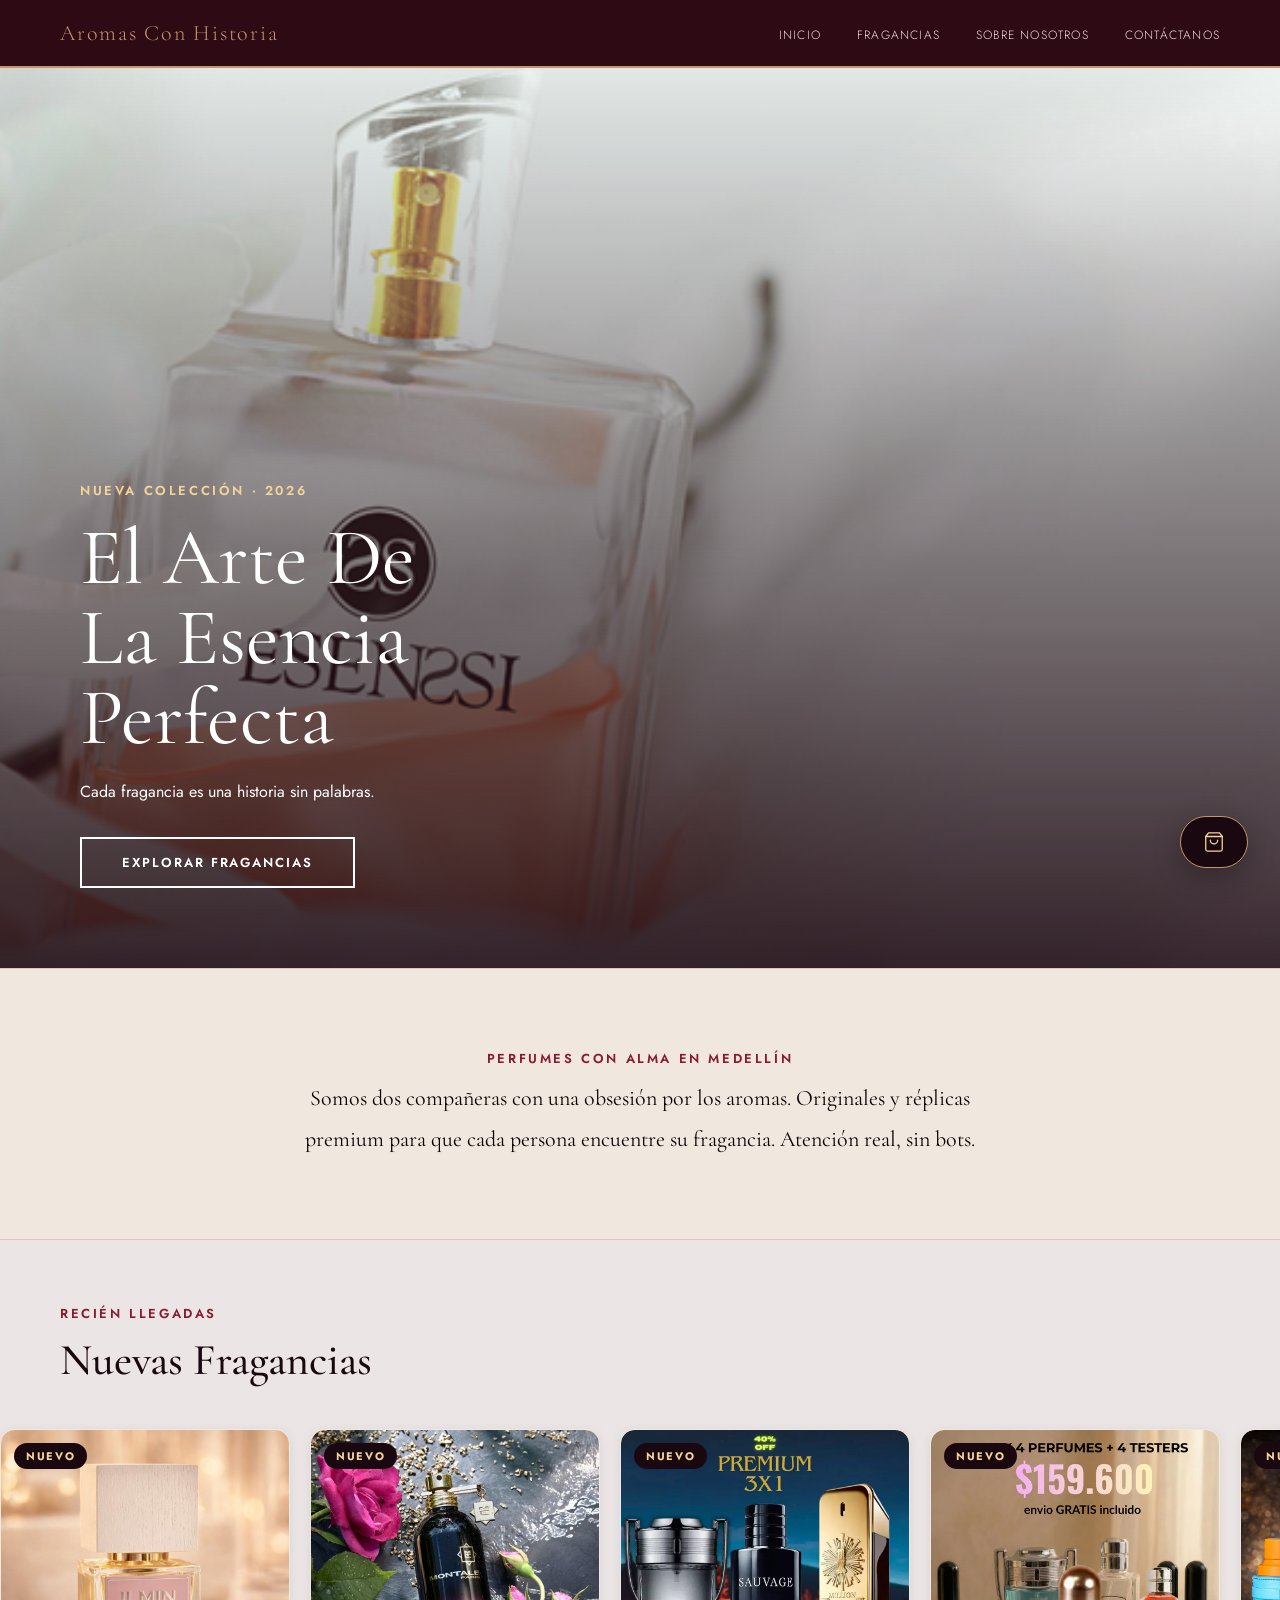
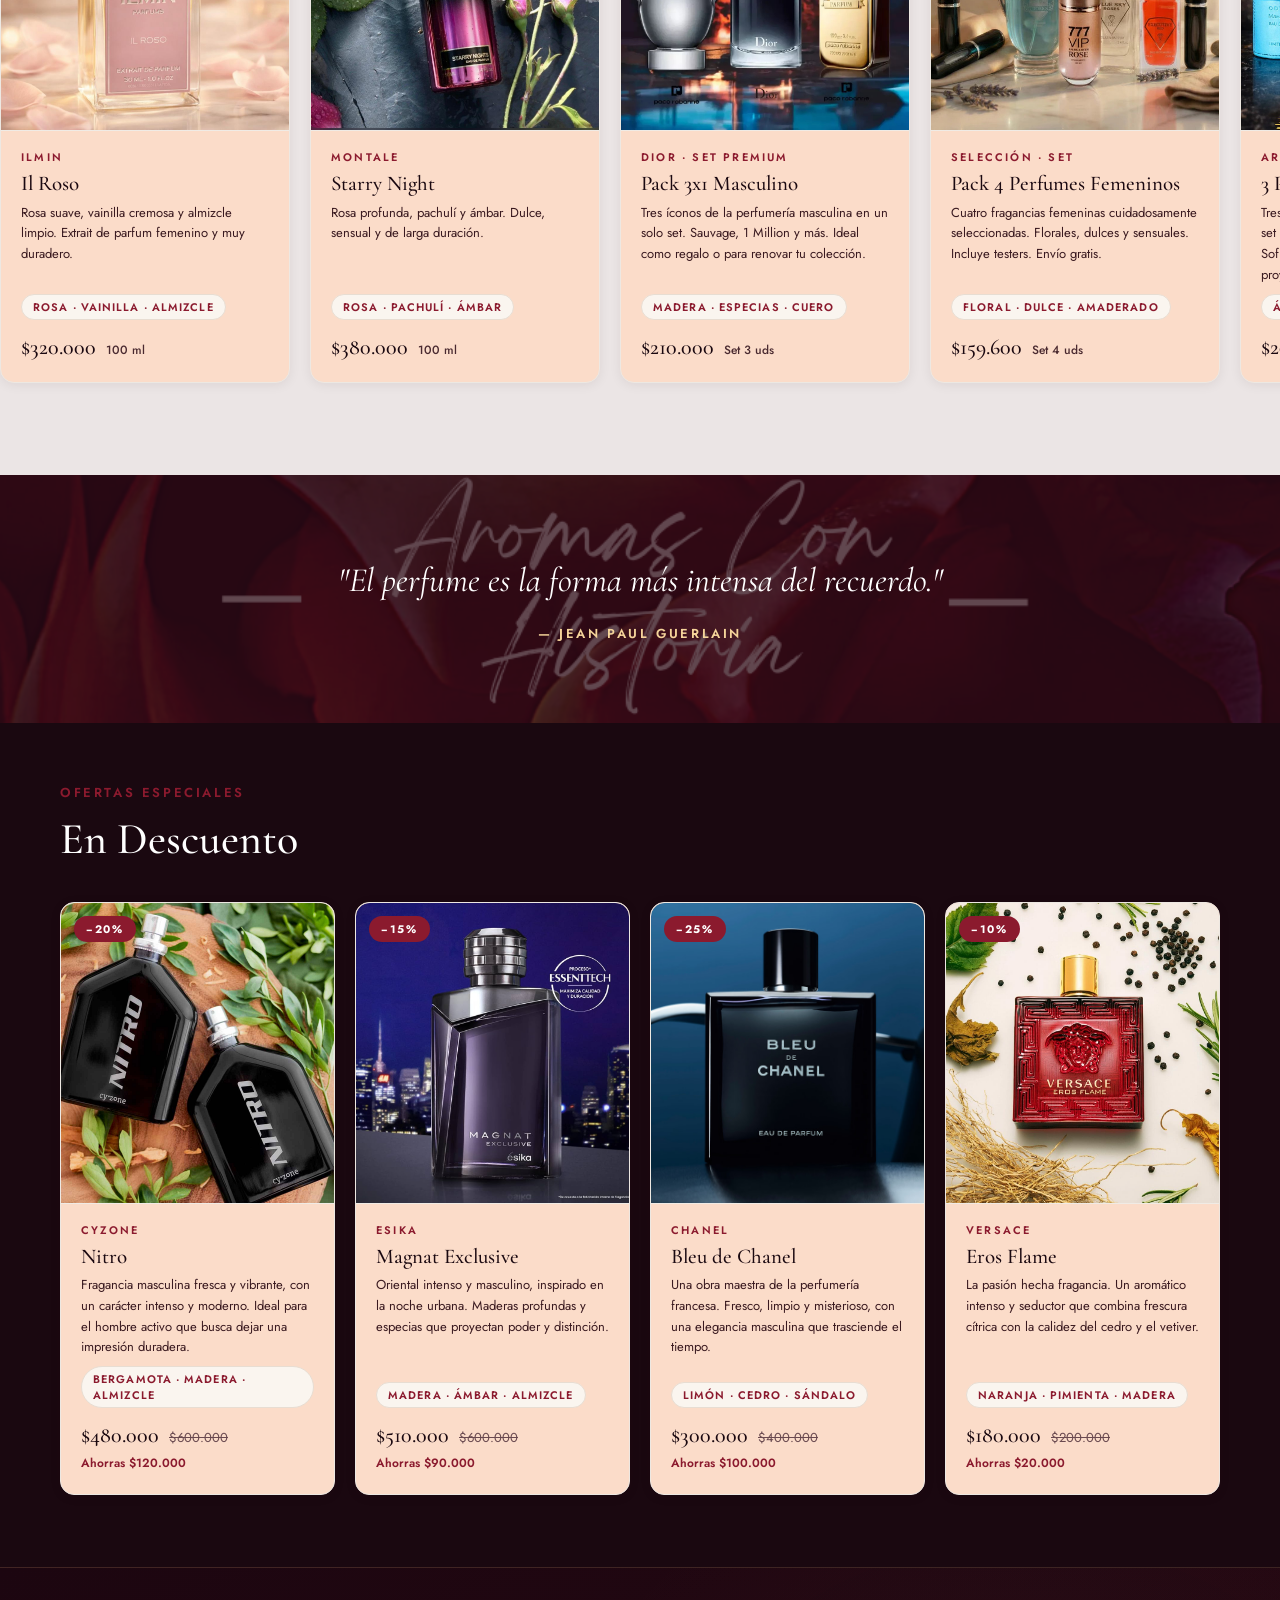
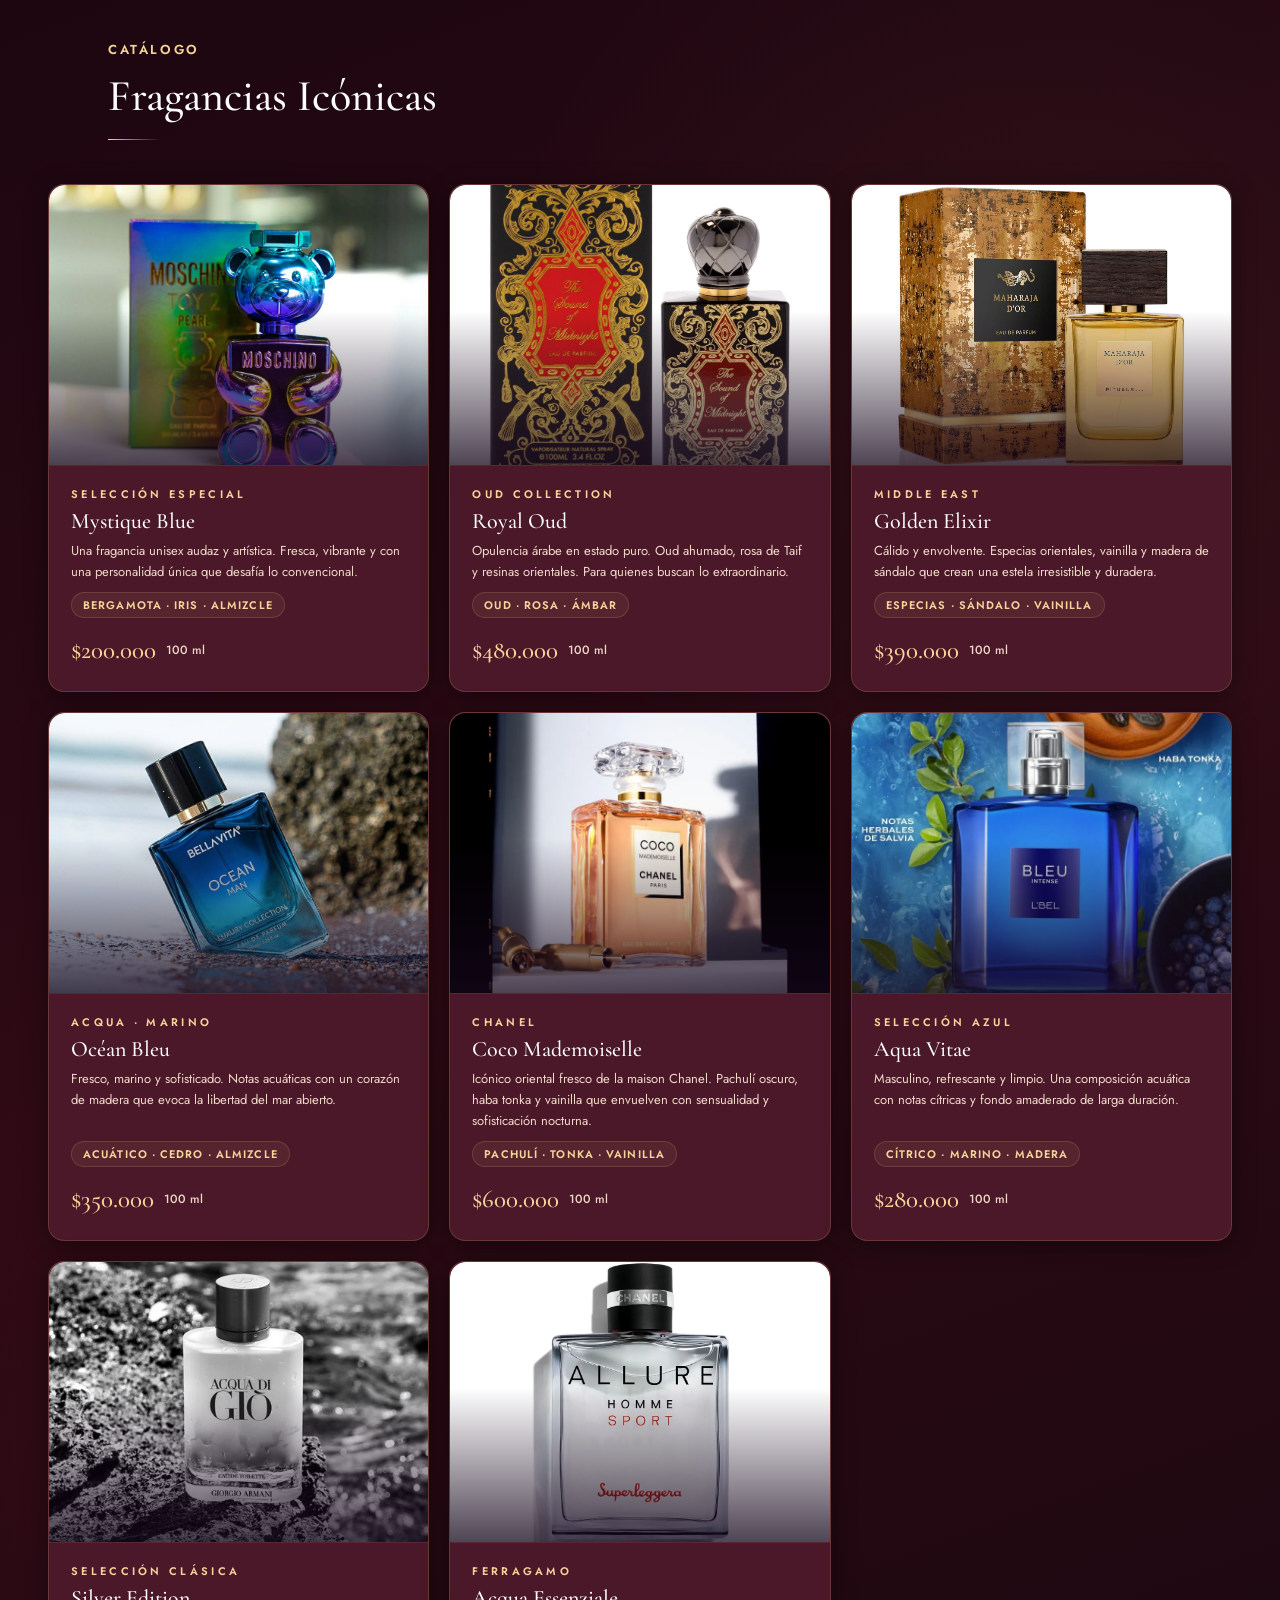
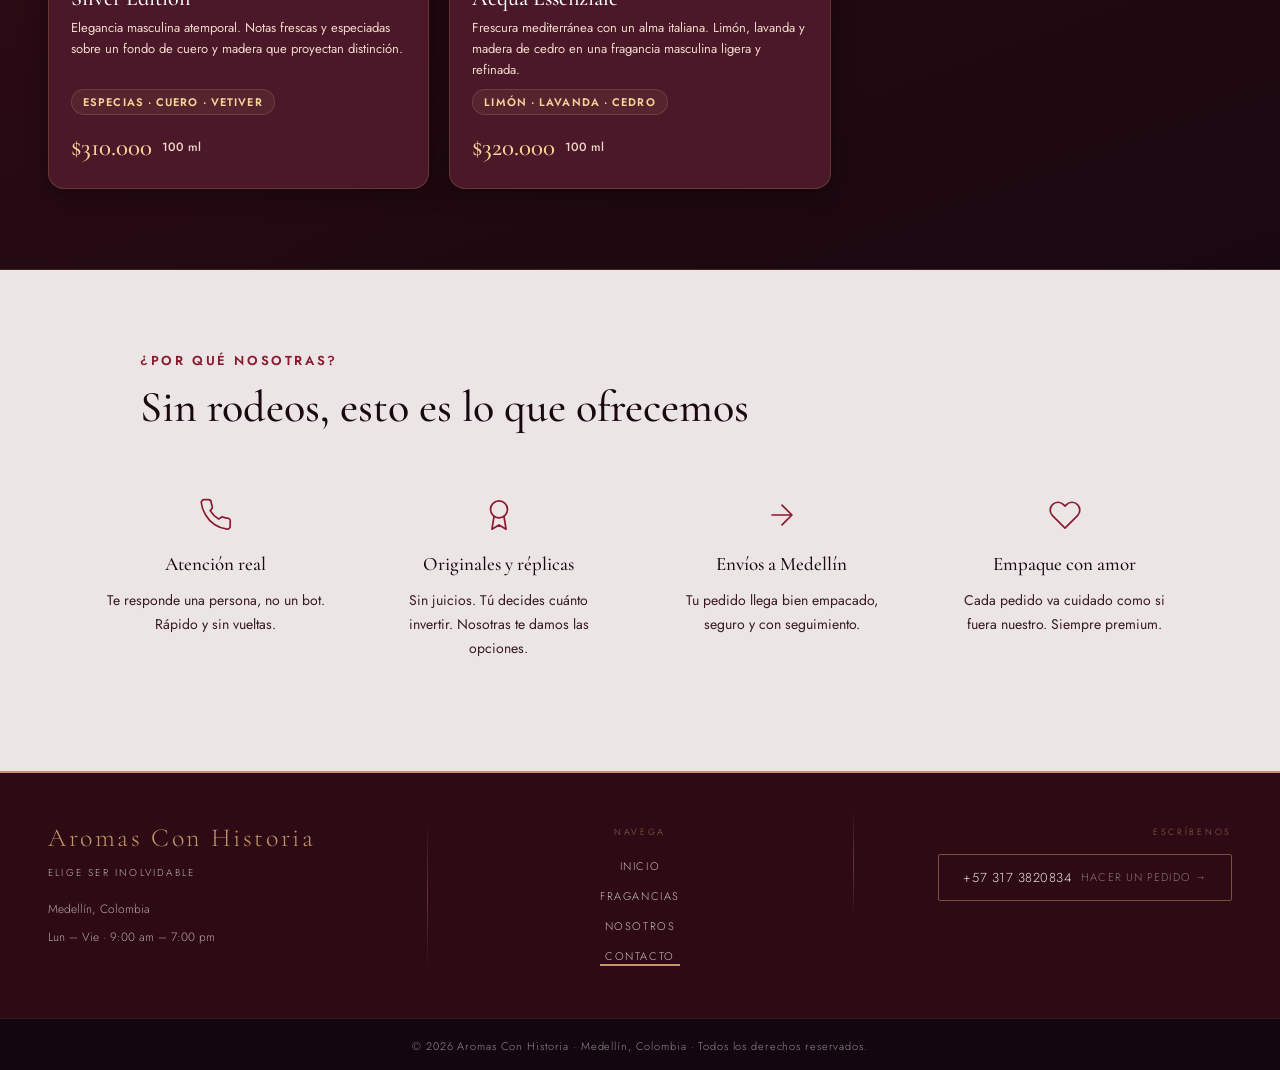
<file: index.html>
<!DOCTYPE html>
<html lang="es">
<head>
    <meta charset="UTF-8">
    <meta name="viewport" content="width=device-width, initial-scale=1.0">
    <title>| Aromas Con Historia | Perfumes |</title>
    <link rel="shortcut icon" href="Imagenes/logo_icono.svg" type="image/x-icon">
    <link rel="preconnect" href="https://fonts.googleapis.com">
    <link rel="preconnect" href="https://fonts.gstatic.com" crossorigin>
    <link href="https://fonts.googleapis.com/css2?family=Cormorant+Garamond:ital,wght@0,300;0,400;0,600;1,300;1,400&family=Jost:wght@200;300;400&display=swap" rel="stylesheet">
    <link rel="stylesheet" href="CSS/global.css">
    <link rel="stylesheet" href="CSS/index.css">
</head>
<body>

    <nav>
        <div class="nav_logo">Aromas Con Historia</div>
        <input type="checkbox" id="menu_toggle" class="menu_toggle">
        <label for="menu_toggle" class="hamburguesa">
            <img src="Imagenes/list.svg" alt="menu">
        </label>
        <ul class="nav_links">
            <li><a href="index.html">Inicio</a></li>
            <li><a href="#coleccion">Fragancias</a></li>
            <li><a href="nosotros.html">Sobre Nosotros</a></li>
            <li><a href="contactanos.html">Contáctanos</a></li>
        </ul>
    </nav>

    <section class="hero">
        <div class="hero_overlay"></div>
        <img src="Imagenes/Banner_Perfumeria_a_medida.jpg" alt="perfume hero" class="hero_bg">
        <div class="hero_contenido">
            <p class="hero_tag">Nueva colección · 2026</p>
            <h1 class="hero_titulo">El Arte De<br>La Esencia<br>Perfecta</h1>
            <p class="hero_sub">Cada fragancia es una historia sin palabras.</p>
            <a href="#coleccion" class="hero_btn">Explorar fragancias</a>
        </div>
    </section>

    
    <section class="intro">
        <p class="sec_tag">Perfumes con alma en Medellín</p>
        <p class="intro_texto">Somos dos compañeras con una obsesión por los aromas. Originales y réplicas premium para que cada persona encuentre su fragancia. Atención real, sin bots.</p>
    </section>

    
    <section class="carrusel_sec">
        <div class="sec_header">
            <p class="sec_tag">Recién llegadas</p>
            <h2 class="sec_titulo">Nuevas Fragancias</h2>
        </div>
        <div class="carrusel_viewport">
            <div class="carrusel_track">

                <div class="card">
                    <span class="badge nuevo">NUEVO</span>
                    <div class="card_img">
                        <img src="Imagenes/ilmin perfume.jpeg" alt="ILMIN Il Roso">
                        <div class="overlay">
                            <a href="compra.html" class="overlay_btn">Comprar</a>
                        </div>
                    </div>
                    <div class="card_body">
                        <p class="card_marca">ILMIN</p>
                        <h3 class="card_nombre">Il Roso</h3>
                        <p class="card_des">Rosa suave, vainilla cremosa y almizcle limpio. Extrait de parfum femenino y muy duradero.</p>
                        <p class="card_notas">Rosa · Vainilla · Almizcle</p>
                        <div class="card_pie">
                            <span class="precio">$320.000</span>
                            <span class="ml">100 ml</span>
                        </div>
                    </div>
                </div>

                <div class="card">
                    <span class="badge nuevo">NUEVO</span>
                    <div class="card_img">
                        <img src="Imagenes/montale paris.jpeg" alt="Montale Starry Night">
                        <div class="overlay">
                            <a href="compra.html" class="overlay_btn">Comprar</a>
                        </div>
                    </div>
                    <div class="card_body">
                        <p class="card_marca">MONTALE</p>
                        <h3 class="card_nombre">Starry Night</h3>
                        <p class="card_des">Rosa profunda, pachulí y ámbar. Dulce, sensual y de larga duración.</p>
                        <p class="card_notas">Rosa · Pachulí · Ámbar</p>
                        <div class="card_pie">
                            <span class="precio">$380.000</span>
                            <span class="ml">100 ml</span>
                        </div>
                    </div>
                </div>

                <div class="card">
                    <span class="badge nuevo">NUEVO</span>
                    <div class="card_img">
                        <img src="Imagenes/2.jpg" alt="Set Premium 3x1 Dior">
                        <div class="overlay">
                            <a href="compra.html" class="overlay_btn">Comprar</a>
                        </div>
                    </div>
                    <div class="card_body">
                        <p class="card_marca">DIOR · SET PREMIUM</p>
                        <h3 class="card_nombre">Pack 3x1 Masculino</h3>
                        <p class="card_des">Tres íconos de la perfumería masculina en un solo set. Sauvage, 1 Million y más. Ideal como regalo o para renovar tu colección.</p>
                        <p class="card_notas">Madera · Especias · Cuero</p>
                        <div class="card_pie">
                            <span class="precio">$210.000</span>
                            <span class="ml">Set 3 uds</span>
                        </div>
                    </div>
                </div>

                <div class="card">
                    <span class="badge nuevo">NUEVO</span>
                    <div class="card_img">
                        <img src="Imagenes/3.jpg" alt="Set Combo Femenino">
                        <div class="overlay">
                            <a href="compra.html" class="overlay_btn">Comprar</a>
                        </div>
                    </div>
                    <div class="card_body">
                        <p class="card_marca">SELECCIÓN · SET</p>
                        <h3 class="card_nombre">Pack 4 Perfumes Femeninos</h3>
                        <p class="card_des">Cuatro fragancias femeninas cuidadosamente seleccionadas. Florales, dulces y sensuales. Incluye testers. Envío gratis.</p>
                        <p class="card_notas">Floral · Dulce · Amaderado</p>
                        <div class="card_pie">
                            <span class="precio">$159.600</span>
                            <span class="ml">Set 4 uds</span>
                        </div>
                    </div>
                </div>

                <div class="card">
                    <span class="badge nuevo">NUEVO</span>
                    <div class="card_img">
                        <img src="Imagenes/10.jpg" alt="Set Masculino Premium">
                        <div class="overlay">
                            <a href="compra.html" class="overlay_btn">Comprar</a>
                        </div>
                    </div>
                    <div class="card_body">
                        <p class="card_marca">ARMAF · SET PREMIUM</p>
                        <h3 class="card_nombre">3 Perfumes Masculinos</h3>
                        <p class="card_des">Tres fragancias masculinas elegantes en un set exclusivo. Odyssey, 9pm y más. Sofisticados, duraderos y de gran proyección.</p>
                        <p class="card_notas">Ámbar · Madera · Almizcle</p>
                        <div class="card_pie">
                            <span class="precio">$200.000</span>
                            <span class="ml">Set 3 uds</span>
                        </div>
                    </div>
                </div>

                
                <div class="card" aria-hidden="true">
                    <span class="badge nuevo">NUEVO</span>
                    <div class="card_img">
                        <img src="Imagenes/ilmin perfume.jpeg" alt="">
                        <div class="overlay">
                            <a href="compra.html" class="overlay_btn">Comprar</a>
                        </div>
                    </div>
                    <div class="card_body">
                        <p class="card_marca">ILMIN</p>
                        <h3 class="card_nombre">Il Roso</h3>
                        <p class="card_des">Rosa suave, vainilla cremosa y almizcle limpio. Extrait de parfum femenino y muy duradero.</p>
                        <p class="card_notas">Rosa · Vainilla · Almizcle</p>
                        <div class="card_pie">
                            <span class="precio">$320.000</span>
                            <span class="ml">100 ml</span>
                        </div>
                    </div>
                </div>

                <div class="card" aria-hidden="true">
                    <span class="badge nuevo">NUEVO</span>
                    <div class="card_img">
                        <img src="Imagenes/montale paris.jpeg" alt="perfume">
                        <div class="overlay">
                            <a href="compra.html" class="overlay_btn">Comprar</a>
                        </div>
                    </div>
                    <div class="card_body">
                        <p class="card_marca">MONTALE</p>
                        <h3 class="card_nombre">Starry Night</h3>
                        <p class="card_des">Rosa profunda, pachulí y ámbar. Dulce, sensual y de larga duración.</p>
                        <p class="card_notas">Rosa · Pachulí · Ámbar</p>
                        <div class="card_pie">
                            <span class="precio">$380.000</span>
                            <span class="ml">100 ml</span>
                        </div>
                    </div>
                </div>

                <div class="card" aria-hidden="true">
                    <span class="badge nuevo">NUEVO</span>
                    <div class="card_img">
                        <img src="Imagenes/art of the universe.jpeg" alt="perfume">
                        <div class="overlay">
                            <a href="compra.html" class="overlay_btn">Comprar</a>
                        </div>
                    </div>
                    <div class="card_body">
                        <p class="card_marca">LATTAFA</p>
                        <h3 class="card_nombre">Art of Universe</h3>
                        <p class="card_des">Bergamota, mandarina y jengibre picante. Fresco y vibrante. Unisex.</p>
                        <p class="card_notas">Bergamota · Mandarina · Jengibre</p>
                        <div class="card_pie">
                            <span class="precio">$210.000</span>
                            <span class="ml">100 ml</span>
                        </div>
                    </div>
                </div>

                <div class="card" aria-hidden="true">
                    <span class="badge nuevo">NUEVO</span>
                    <div class="card_img">
                        <img src="Imagenes/game of spades.jpeg" alt="">
                        <div class="overlay">
                            <a href="compra.html" class="overlay_btn">Comprar</a>
                        </div>
                    </div>
                    <div class="card_body">
                        <p class="card_marca">PARIS CORNER</p>
                        <h3 class="card_nombre">Game of Spades Emerald</h3>
                        <p class="card_des">Cítrico especiado, moderno y con muy buena proyección. Unisex.</p>
                        <p class="card_notas">Cítrico · Especias · Madera</p>
                        <div class="card_pie">
                            <span class="precio">$185.000</span>
                            <span class="ml">100 ml</span>
                        </div>
                    </div>
                </div>

                <div class="card" aria-hidden="true">
                    <span class="badge nuevo">NUEVO</span>
                    <div class="card_img">
                        <img src="Imagenes/zulian-firmansyah-rYcbOljwx10-unsplash.jpg" alt="">
                        <div class="overlay">
                            <a href="compra.html" class="overlay_btn">Comprar</a>
                        </div>
                    </div>
                    <div class="card_body">
                        <p class="card_marca">BLANK AND BE</p>
                        <h3 class="card_nombre">MU</h3>
                        <p class="card_des">Pimienta negra y ámbar cálido. Fresco, moderno y con personalidad. Unisex.</p>
                        <p class="card_notas">Pimienta · Ámbar · Madera</p>
                        <div class="card_pie">
                            <span class="precio">$245.000</span>
                            <span class="ml">100 ml</span>
                        </div>
                    </div>
                </div>

            </div>
        </div>
    </section>

    <div class="frase">
        <blockquote class="frase_quote">"El perfume es la forma más intensa del recuerdo."</blockquote>
        <p class="frase_autor">— Jean Paul Guerlain</p>
    </div>

    
    <section class="descuento_sec">
        <div class="sec_header oscuro">
            <p class="sec_tag">Ofertas especiales</p>
            <h2 class="sec_titulo claro">En Descuento</h2>
        </div>
        <div class="descuento_grid">

            <div class="card">
                <span class="badge desc">−20%</span>
                <div class="card_img">
                    <img src="Imagenes/1.jpeg" alt="perfume">
                    <div class="overlay">
                        <a href="compra.html" class="overlay_btn">Comprar</a>
                    </div>
                </div>
                <div class="card_body">
                    <p class="card_marca">CYZONE</p>
                    <h3 class="card_nombre">Nitro</h3>
                    <p class="card_des">Fragancia masculina fresca y vibrante, con un carácter intenso y moderno. Ideal para el hombre activo que busca dejar una impresión duradera.</p>
                    <p class="card_notas">Bergamota · Madera · Almizcle</p>
                    <div class="card_pie">
                        <span class="precio">$480.000</span>
                        <span class="precio_tachado">$600.000</span>
                    </div>
                    <p class="ahorro">Ahorras $120.000</p>
                </div>
            </div>

            <div class="card">
                <span class="badge desc">−15%</span>
                <div class="card_img">
                    <img src="Imagenes/4.jpg" alt="perfume">
                    <div class="overlay">
                        <a href="compra.html" class="overlay_btn">Comprar</a>
                    </div>
                </div>
                <div class="card_body">
                    <p class="card_marca">ESIKA</p>
                    <h3 class="card_nombre">Magnat Exclusive</h3>
                    <p class="card_des">Oriental intenso y masculino, inspirado en la noche urbana. Maderas profundas y especias que proyectan poder y distinción.</p>
                    <p class="card_notas">Madera · Ámbar · Almizcle</p>
                    <div class="card_pie">
                        <span class="precio">$510.000</span>
                        <span class="precio_tachado">$600.000</span>
                    </div>
                    <p class="ahorro">Ahorras $90.000</p>
                </div>
            </div>

            <div class="card">
                <span class="badge desc">−25%</span>
                <div class="card_img">
                    <img src="Imagenes/5.jpg" alt="perfume">
                    <div class="overlay">
                        <a href="compra.html" class="overlay_btn">Comprar</a>
                    </div>
                </div>
                <div class="card_body">
                    <p class="card_marca">CHANEL</p>
                    <h3 class="card_nombre">Bleu de Chanel</h3>
                    <p class="card_des">Una obra maestra de la perfumería francesa. Fresco, limpio y misterioso, con una elegancia masculina que trasciende el tiempo.</p>
                    <p class="card_notas">Limón · Cedro · Sándalo</p>
                    <div class="card_pie">
                        <span class="precio">$300.000</span>
                        <span class="precio_tachado">$400.000</span>
                    </div>
                    <p class="ahorro">Ahorras $100.000</p>
                </div>
            </div>

            <div class="card">
                <span class="badge desc">−10%</span>
                <div class="card_img">
                    <img src="Imagenes/8.jpg" alt="perfume">
                    <div class="overlay">
                        <a href="compra.html" class="overlay_btn">Comprar</a>
                    </div>
                </div>
                <div class="card_body">
                    <p class="card_marca">VERSACE</p>
                    <h3 class="card_nombre">Eros Flame</h3>
                    <p class="card_des">La pasión hecha fragancia. Un aromático intenso y seductor que combina frescura cítrica con la calidez del cedro y el vetiver.</p>
                    <p class="card_notas">Naranja · Pimienta · Madera</p>
                    <div class="card_pie">
                        <span class="precio">$180.000</span>
                        <span class="precio_tachado">$200.000</span>
                    </div>
                    <p class="ahorro">Ahorras $20.000</p>
                </div>
            </div>

        </div>
    </section>

    
    <section class="coleccion coleccion_oscura" id="coleccion">
        <div class="sec_header">
            <p class="sec_tag">Catálogo</p>
            <h2 class="sec_titulo claro">Fragancias Icónicas</h2>
        </div>
        <div class="grid3 grid3_oscuro">

            <div class="card">
                <div class="card_img">
                    <img src="Imagenes/3 (1).jpg" alt="Perfume artístico colorido">
                    <div class="overlay">
                        <a href="compra.html" class="overlay_btn">Comprar</a>
                    </div>
                </div>
                <div class="card_body">
                    <p class="card_marca">SELECCIÓN ESPECIAL</p>
                    <h3 class="card_nombre">Mystique Blue</h3>
                    <p class="card_des">Una fragancia unisex audaz y artística. Fresca, vibrante y con una personalidad única que desafía lo convencional.</p>
                    <p class="card_notas">Bergamota · Iris · Almizcle</p>
                    <div class="card_pie">
                        <span class="precio">$200.000</span>
                        <span class="ml">100 ml</span>
                    </div>
                </div>
            </div>

            <div class="card">
                <div class="card_img">
                    <img src="Imagenes/20.jpg" alt="Perfume árabe oud dorado">
                    <div class="overlay">
                        <a href="compra.html" class="overlay_btn">Comprar</a>
                    </div>
                </div>
                <div class="card_body">
                    <p class="card_marca">OUD COLLECTION</p>
                    <h3 class="card_nombre">Royal Oud</h3>
                    <p class="card_des">Opulencia árabe en estado puro. Oud ahumado, rosa de Taif y resinas orientales. Para quienes buscan lo extraordinario.</p>
                    <p class="card_notas">Oud · Rosa · Ámbar</p>
                    <div class="card_pie">
                        <span class="precio">$480.000</span>
                        <span class="ml">100 ml</span>
                    </div>
                </div>
            </div>

            <div class="card">
                <div class="card_img">
                    <img src="Imagenes/22.jpg" alt="Perfume oriental dorado">
                    <div class="overlay">
                        <a href="compra.html" class="overlay_btn">Comprar</a>
                    </div>
                </div>
                <div class="card_body">
                    <p class="card_marca">MIDDLE EAST</p>
                    <h3 class="card_nombre">Golden Elixir</h3>
                    <p class="card_des">Cálido y envolvente. Especias orientales, vainilla y madera de sándalo que crean una estela irresistible y duradera.</p>
                    <p class="card_notas">Especias · Sándalo · Vainilla</p>
                    <div class="card_pie">
                        <span class="precio">$390.000</span>
                        <span class="ml">100 ml</span>
                    </div>
                </div>
            </div>

            <div class="card">
                <div class="card_img">
                    <img src="Imagenes/24.jpg" alt="Perfume azul marino acuático">
                    <div class="overlay">
                        <a href="compra.html" class="overlay_btn">Comprar</a>
                    </div>
                </div>
                <div class="card_body">
                    <p class="card_marca">ACQUA · MARINO</p>
                    <h3 class="card_nombre">Océan Bleu</h3>
                    <p class="card_des">Fresco, marino y sofisticado. Notas acuáticas con un corazón de madera que evoca la libertad del mar abierto.</p>
                    <p class="card_notas">Acuático · Cedro · Almizcle</p>
                    <div class="card_pie">
                        <span class="precio">$350.000</span>
                        <span class="ml">100 ml</span>
                    </div>
                </div>
            </div>

            <div class="card">
                <div class="card_img">
                    <img src="Imagenes/200707-800-auto.jpg" alt="Chanel Coco Mademoiselle">
                    <div class="overlay">
                        <a href="compra.html" class="overlay_btn">Comprar</a>
                    </div>
                </div>
                <div class="card_body">
                    <p class="card_marca">CHANEL</p>
                    <h3 class="card_nombre">Coco Mademoiselle</h3>
                    <p class="card_des">Icónico oriental fresco de la maison Chanel. Pachulí oscuro, haba tonka y vainilla que envuelven con sensualidad y sofisticación nocturna.</p>
                    <p class="card_notas">Pachulí · Tonka · Vainilla</p>
                    <div class="card_pie">
                        <span class="precio">$600.000</span>
                        <span class="ml">100 ml</span>
                    </div>
                </div>
            </div>

            <div class="card">
                <div class="card_img">
                    <img src="Imagenes/1102712-800-800.jpg" alt="Perfume azul acuático">
                    <div class="overlay">
                        <a href="compra.html" class="overlay_btn">Comprar</a>
                    </div>
                </div>
                <div class="card_body">
                    <p class="card_marca">SELECCIÓN AZUL</p>
                    <h3 class="card_nombre">Aqua Vitae</h3>
                    <p class="card_des">Masculino, refrescante y limpio. Una composición acuática con notas cítricas y fondo amaderado de larga duración.</p>
                    <p class="card_notas">Cítrico · Marino · Madera</p>
                    <div class="card_pie">
                        <span class="precio">$280.000</span>
                        <span class="ml">100 ml</span>
                    </div>
                </div>
            </div>

            <div class="card">
                <div class="card_img">
                    <img src="Imagenes/23.jpg" alt="Perfume gris plateado masculino">
                    <div class="overlay">
                        <a href="compra.html" class="overlay_btn">Comprar</a>
                    </div>
                </div>
                <div class="card_body">
                    <p class="card_marca">SELECCIÓN CLÁSICA</p>
                    <h3 class="card_nombre">Silver Edition</h3>
                    <p class="card_des">Elegancia masculina atemporal. Notas frescas y especiadas sobre un fondo de cuero y madera que proyectan distinción.</p>
                    <p class="card_notas">Especias · Cuero · Vetiver</p>
                    <div class="card_pie">
                        <span class="precio">$310.000</span>
                        <span class="ml">100 ml</span>
                    </div>
                </div>
            </div>

            <div class="card">
                <div class="card_img">
                    <img src="Imagenes/mejores-perfumes-para-hombres-7.jpg" alt="Salvatore Ferragamo Acqua Essenziale">
                    <div class="overlay">
                        <a href="compra.html" class="overlay_btn">Comprar</a>
                    </div>
                </div>
                <div class="card_body">
                    <p class="card_marca">FERRAGAMO</p>
                    <h3 class="card_nombre">Acqua Essenziale</h3>
                    <p class="card_des">Frescura mediterránea con un alma italiana. Limón, lavanda y madera de cedro en una fragancia masculina ligera y refinada.</p>
                    <p class="card_notas">Limón · Lavanda · Cedro</p>
                    <div class="card_pie">
                        <span class="precio">$320.000</span>
                        <span class="ml">100 ml</span>
                    </div>
                </div>
            </div>

        </div>
    </section>

    
    <section class="porque">
        <div class="sec_header">
            <p class="sec_tag">¿Por qué nosotras?</p>
            <h2 class="sec_titulo">Sin rodeos, esto es lo que ofrecemos</h2>
        </div>
        <div class="porque_grid">

            <div class="porque_item">
                <div class="porque_ico">
                    <svg width="34" height="34" viewBox="0 0 24 24" fill="none" stroke="currentColor" stroke-width="1.2" stroke-linecap="round" stroke-linejoin="round">
                        <path d="M22 16.92v3a2 2 0 0 1-2.18 2 19.79 19.79 0 0 1-8.63-3.07A19.5 19.5 0 0 1 4.69 12a19.79 19.79 0 0 1-3.07-8.67A2 2 0 0 1 3.6 1.18h3a2 2 0 0 1 2 1.72c.127.96.361 1.903.7 2.81a2 2 0 0 1-.45 2.11L7.91 8.9a16 16 0 0 0 6 6l1.27-.9a2 2 0 0 1 2.11-.45c.907.339 1.85.573 2.81.7A2 2 0 0 1 22 16.92z"/>
                    </svg>
                </div>
                <h3>Atención real</h3>
                <p>Te responde una persona, no un bot. Rápido y sin vueltas.</p>
            </div>

            <div class="porque_item">
                <div class="porque_ico">
                    <svg width="34" height="34" viewBox="0 0 24 24" fill="none" stroke="currentColor" stroke-width="1.2" stroke-linecap="round" stroke-linejoin="round">
                        <circle cx="12" cy="8" r="6"/>
                        <path d="M15.477 12.89 17 22l-5-3-5 3 1.523-9.11"/>
                    </svg>
                </div>
                <h3>Originales y réplicas</h3>
                <p>Sin juicios. Tú decides cuánto invertir. Nosotras te damos las opciones.</p>
            </div>

            <div class="porque_item">
                <div class="porque_ico">
                    <svg width="34" height="34" viewBox="0 0 24 24" fill="none" stroke="currentColor" stroke-width="1.2" stroke-linecap="round" stroke-linejoin="round">
                        <path d="M5 12h14M12 5l7 7-7 7"/>
                    </svg>
                </div>
                <h3>Envíos a Medellín</h3>
                <p>Tu pedido llega bien empacado, seguro y con seguimiento.</p>
            </div>

            <div class="porque_item">
                <div class="porque_ico">
                    <svg width="34" height="34" viewBox="0 0 24 24" fill="none" stroke="currentColor" stroke-width="1.2" stroke-linecap="round" stroke-linejoin="round">
                        <path d="M20.84 4.61a5.5 5.5 0 0 0-7.78 0L12 5.67l-1.06-1.06a5.5 5.5 0 0 0-7.78 7.78l1.06 1.06L12 21.23l7.78-7.78 1.06-1.06a5.5 5.5 0 0 0 0-7.78z"/>
                    </svg>
                </div>
                <h3>Empaque con amor</h3>
                <p>Cada pedido va cuidado como si fuera nuestro. Siempre premium.</p>
            </div>

        </div>
    </section>

        <footer class="brand">
        <div class="footer_col footer_col_left">
            <span class="footer_logo">Aromas Con Historia</span>
            <p class="footer_eslogan">Elige ser inolvidable</p>
            <div class="footer_info">
                <div class="footer_info_item">
                    <span>Medellín, Colombia</span>
                </div>
                <div class="footer_info_item">
                    <span>Lun – Vie · 9:00 am – 7:00 pm</span>
                </div>
            </div>
        </div>
        <div class="footer_col footer_col_center">
            <div class="footer_center_inner">
                <span class="footer_divider_label">Navega</span>
                <nav class="footer_links">
                    <a href="index.html">Inicio</a>
                    <a href="index.html#coleccion">Fragancias</a>
                    <a href="nosotros.html">Nosotros</a>
                    <a href="contactanos.html">Contacto</a>
                </nav>
            </div>
        </div>
        <div class="footer_col footer_col_right">
            <div class="footer_contacto">
                <span class="footer_contacto_label">Escríbenos</span>
                <div class="footer_whatsapp" target="_blank">
                    +57 317 3820834
                <a href="compra.html" class="footer_pedido">Hacer un pedido →</a>
            </div>
        </div>
    </footer>

    <div class="footer_bottom">
        <span>© 2026 Aromas Con Historia · Medellín, Colombia · Todos los derechos reservados.</span>
    </div>

    <a href="compra.html" class="carrito_flotante" aria-label="Realizar pedido">
        <svg width="22" height="22" viewBox="0 0 24 24" fill="none" stroke="currentColor" stroke-width="1.4" stroke-linecap="round" stroke-linejoin="round">
            <path d="M6 2 3 6v14a2 2 0 0 0 2 2h14a2 2 0 0 0 2-2V6l-3-4z"/>
            <line x1="3" y1="6" x2="21" y2="6"/>
            <path d="M16 10a4 4 0 0 1-8 0"/>
        </svg>
    </a>

</body>
</html>
</file>
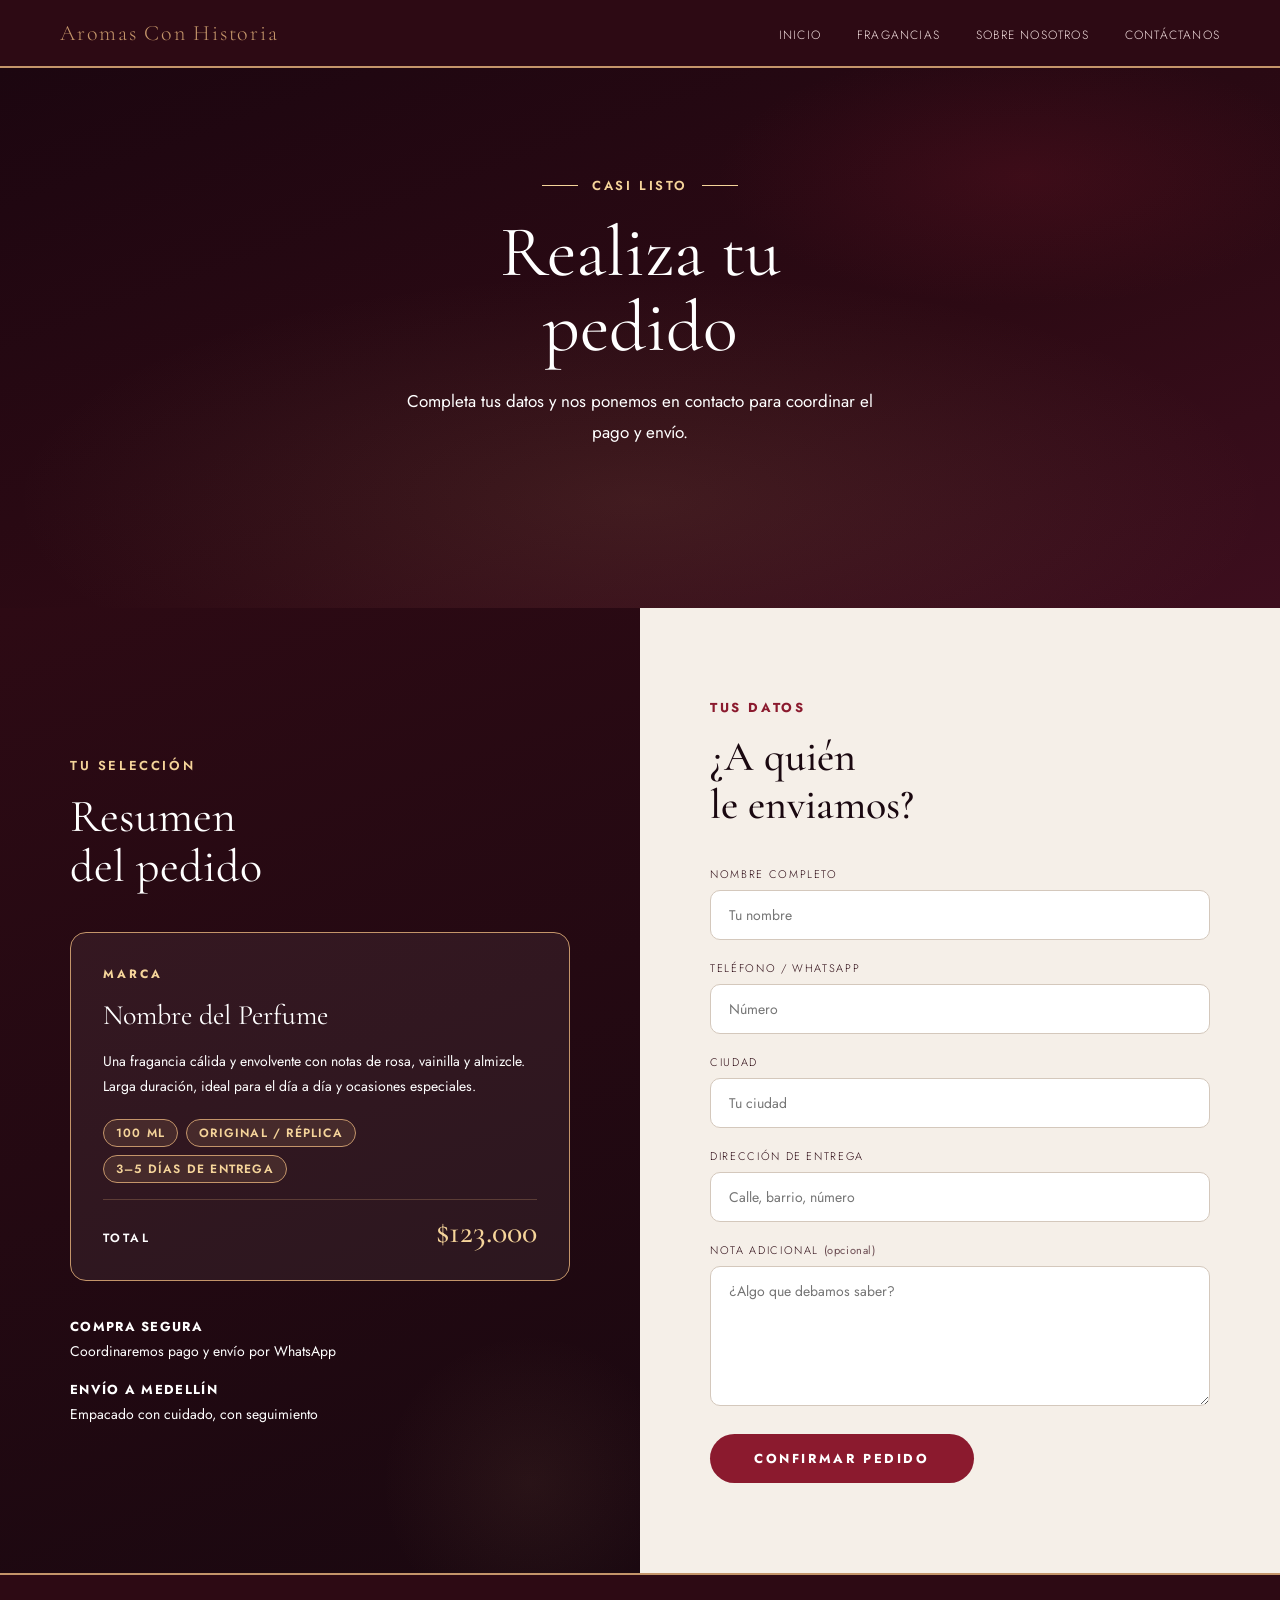
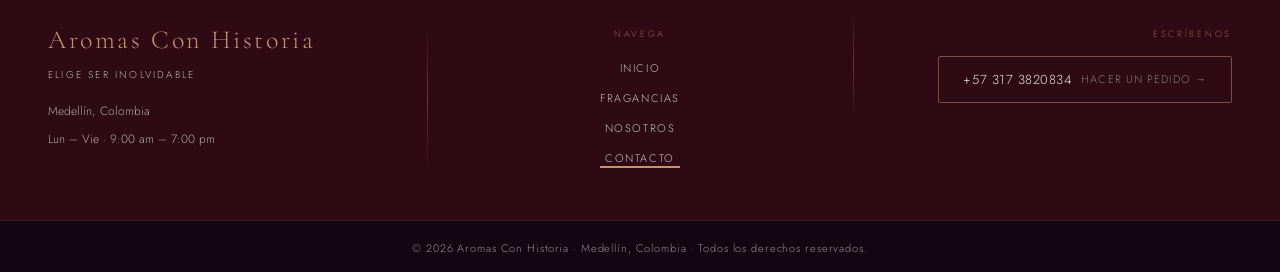
<file: compra.html>
<!DOCTYPE html>
<html lang="es">
<head>
    <meta charset="UTF-8">
    <meta name="viewport" content="width=device-width, initial-scale=1.0">
    <title>Realizar Pedido | Aromas Con Historia</title>
    <link rel="shortcut icon" href="Imagenes/logo_icono.svg" type="image/x-icon">
    <link rel="preconnect" href="https://fonts.googleapis.com">
    <link rel="preconnect" href="https://fonts.gstatic.com" crossorigin>
    <link href="https://fonts.googleapis.com/css2?family=Cormorant+Garamond:ital,wght@0,300;0,400;0,600;1,300;1,400&family=Jost:wght@200;300;400&display=swap" rel="stylesheet">
    <link rel="stylesheet" href="CSS/global.css">
    <link rel="stylesheet" href="CSS/compra.css">
</head>
<body class="compra_body">

    <nav>
        <div class="nav_logo">Aromas Con Historia</div>
        <input type="checkbox" id="menu_toggle" class="menu_toggle">
        <label for="menu_toggle" class="hamburguesa">
            <img src="Imagenes/list.svg" alt="menu">
        </label>
        <ul class="nav_links">
            <li><a href="index.html">Inicio</a></li>
            <li><a href="index.html#coleccion">Fragancias</a></li>
            <li><a href="nosotros.html">Sobre Nosotros</a></li>
            <li><a href="contactanos.html">Contáctanos</a></li>
        </ul>
    </nav>

    <section class="compra_hero">
        <div class="compra_hero_contenido">
            <p class="compra_hero_tag">Casi listo</p>
            <h1 class="compra_hero_titulo">Realiza tu<br>pedido</h1>
            <p class="compra_hero_sub">Completa tus datos y nos ponemos en contacto para coordinar el pago y envío.</p>
        </div>
    </section>

    <section class="compra_contenido">

        <div class="compra_lado_oscuro">
            <p class="compra_lado_tag">Tu selección</p>
            <h2 class="compra_lado_titulo">Resumen<br>del pedido</h2>

            <div class="compra_producto">
                <p class="compra_producto_marca">MARCA</p>
                <h3 class="compra_producto_nombre">Nombre del Perfume</h3>
                <p class="compra_producto_descripcion">Una fragancia cálida y envolvente con notas de rosa, vainilla y almizcle. Larga duración, ideal para el día a día y ocasiones especiales.</p>
                <div class="compra_producto_meta">
                    <span class="compra_producto_detalle">100 ml</span>
                    <span class="compra_producto_detalle">Original / Réplica</span>
                    <span class="compra_producto_detalle">3–5 días de entrega</span>
                </div>
                <div class="compra_producto_precio_fila">
                    <span class="compra_producto_precio_label">Total</span>
                    <span class="compra_precio">$123.000</span>
                </div>
            </div>

            <div class="compra_garantias">
                <div class="compra_garantia">
                    <div>
                        <strong>Compra segura</strong>
                        <span>Coordinaremos pago y envío por WhatsApp</span>
                    </div>
                </div>
                <div class="compra_garantia">
                    <div>
                        <strong>Envío a Medellín</strong>
                        <span>Empacado con cuidado, con seguimiento</span>
                    </div>
                </div>
            </div>
        </div>

        <div class="compra_lado_crema">
            <p class="compra_form_tag">Tus datos</p>
            <h2 class="compra_form_titulo">¿A quién<br>le enviamos?</h2>

            <div class="con_campo">
                <label class="con_label">Nombre completo</label>
                <input class="con_input" id="campo_nombre" type="text" placeholder="Tu nombre" required>
            </div>
            <div class="con_campo">
                <label class="con_label">Teléfono / WhatsApp</label>
                <input class="con_input" id="campo_telefono" type="tel" placeholder="Número" required>
            </div>
            <div class="con_campo">
                <label class="con_label">Ciudad</label>
                <input class="con_input" id="campo_ciudad" type="text" placeholder="Tu ciudad" required>
            </div>
            <div class="con_campo">
                <label class="con_label">Dirección de entrega</label>
                <input class="con_input" id="campo_direccion" type="text" placeholder="Calle, barrio, número" required>
            </div>
            <div class="con_campo">
                <label class="con_label">Nota adicional <span class="compra_opcional">(opcional)</span></label>
                <textarea class="con_textarea" id="campo_nota" placeholder="¿Algo que debamos saber?"></textarea>
            </div>

            <button class="con_enviar" id="btn_confirmar" type="button">
                <a href="Confirmacion.html" class="con_pedido">Confirmar pedido</a>
            </button>
        </div>

    </section>

                 <footer class="brand">
        <div class="footer_col footer_col_left">
            <span class="footer_logo">Aromas Con Historia</span>
            <p class="footer_eslogan">Elige ser inolvidable</p>
            <div class="footer_info">
                <div class="footer_info_item">
                    <span>Medellín, Colombia</span>
                </div>
                <div class="footer_info_item">
                    <span>Lun – Vie · 9:00 am – 7:00 pm</span>
                </div>
            </div>
        </div>
        <div class="footer_col footer_col_center">
            <div class="footer_center_inner">
                <span class="footer_divider_label">Navega</span>
                <nav class="footer_links">
                    <a href="index.html">Inicio</a>
                    <a href="index.html#coleccion">Fragancias</a>
                    <a href="nosotros.html">Nosotros</a>
                    <a href="contactanos.html">Contacto</a>
                </nav>
            </div>
        </div>
        <div class="footer_col footer_col_right">
            <div class="footer_contacto">
                <span class="footer_contacto_label">Escríbenos</span>
                <div class="footer_whatsapp" target="_blank">
                    +57 317 3820834
                <a href="compra.html" class="footer_pedido">Hacer un pedido →</a>
            </div>
        </div>
    </footer>

    <div class="footer_bottom">
        <span>© 2026 Aromas Con Historia · Medellín, Colombia · Todos los derechos reservados.</span>
    </div>

</body>
</html>
</file>
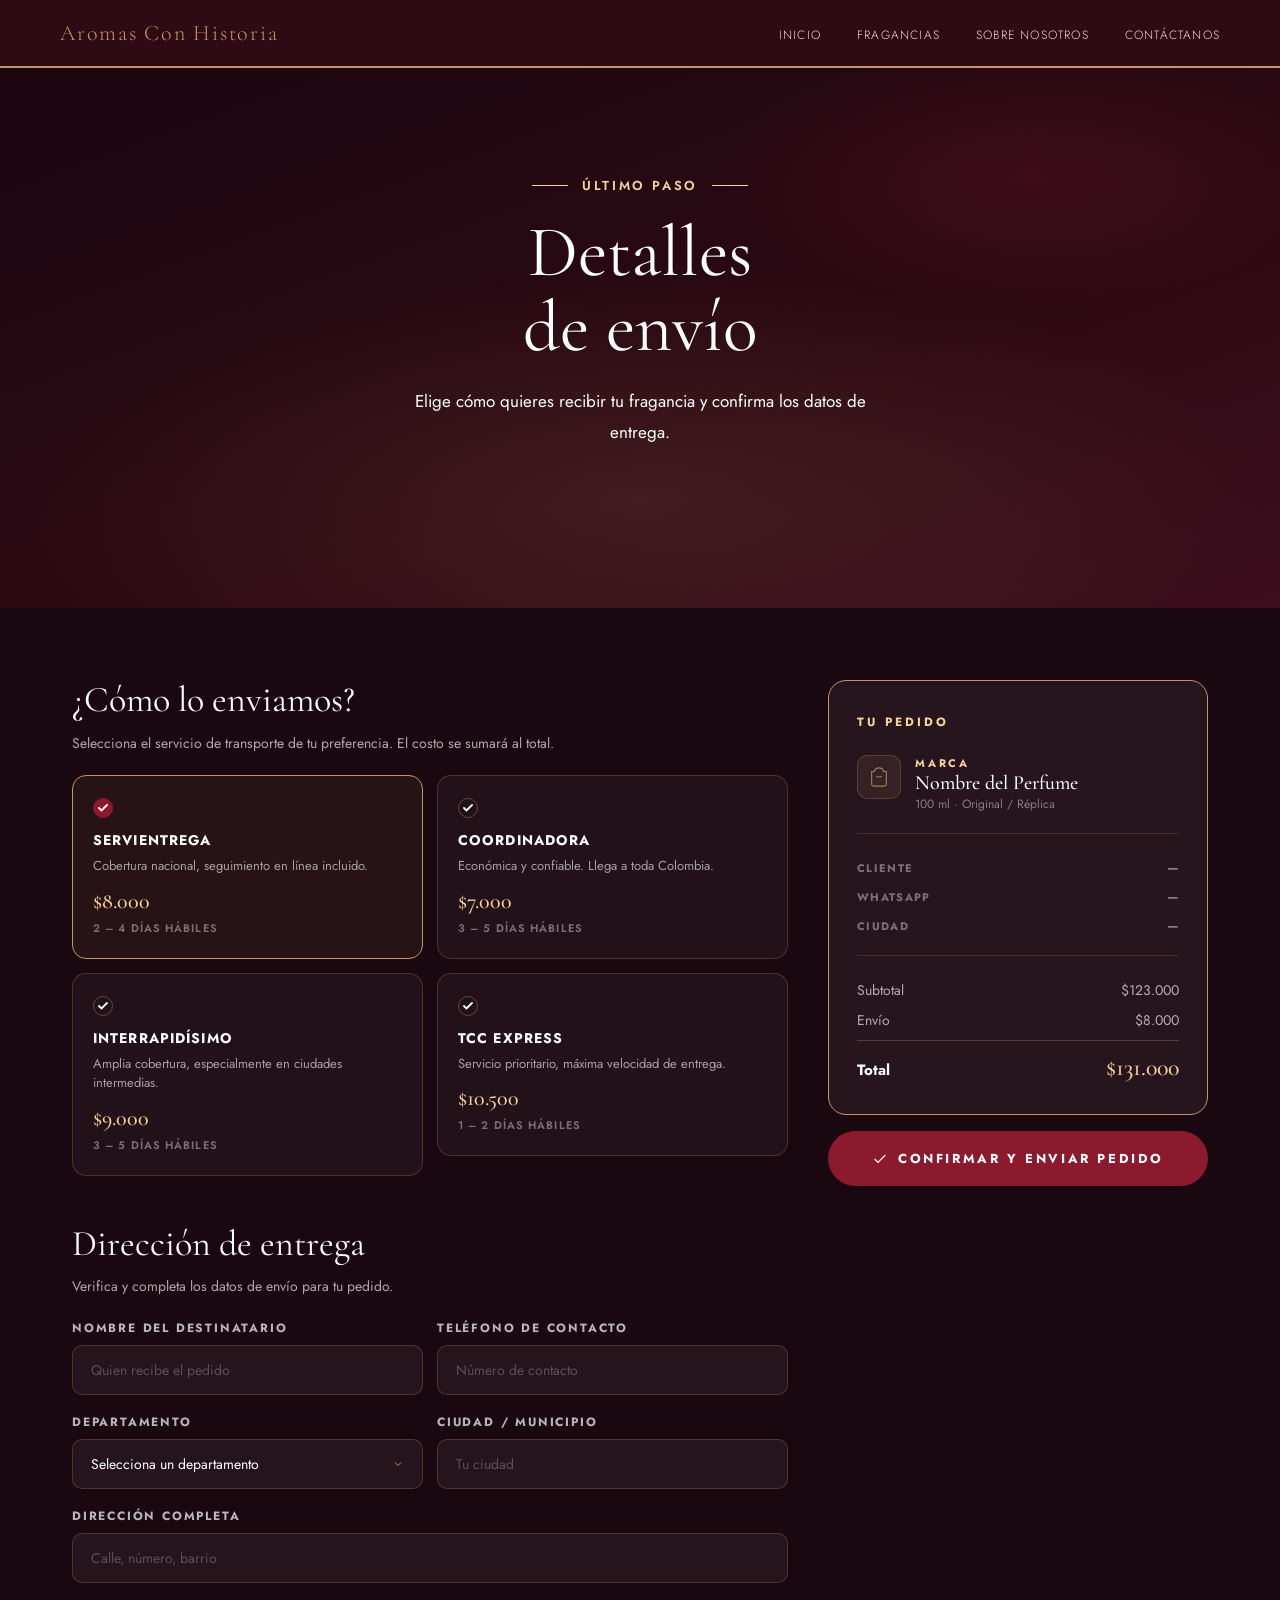
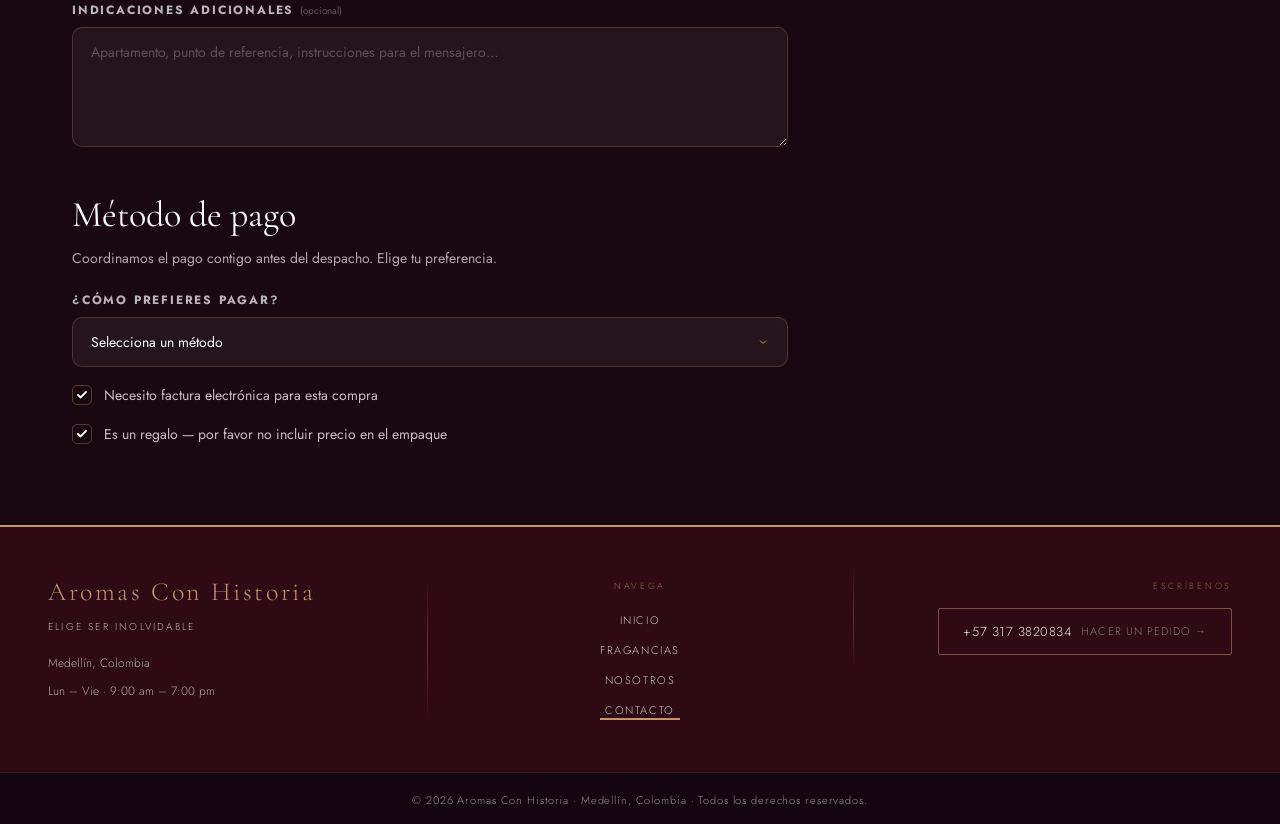
<file: Confirmacion.html>
<!DOCTYPE html>
<html lang="es">
<head>
    <meta charset="UTF-8">
    <meta name="viewport" content="width=device-width, initial-scale=1.0">
    <title>Confirmar Envío | Aromas Con Historia</title>
    <link rel="shortcut icon" href="Imagenes/logo_icono.svg" type="image/x-icon">
    <link rel="preconnect" href="https://fonts.googleapis.com">
    <link rel="preconnect" href="https://fonts.gstatic.com" crossorigin>
    <link href="https://fonts.googleapis.com/css2?family=Cormorant+Garamond:ital,wght@0,300;0,400;0,600;1,300;1,400&family=Jost:wght@200;300;400&display=swap" rel="stylesheet">
    <link rel="stylesheet" href="CSS/global.css">
    <link rel="stylesheet" href="CSS/confirmacion.css">
</head>
<body class="conf_body">

    <nav>
        <div class="nav_logo">Aromas Con Historia</div>
        <input type="checkbox" id="menu_toggle" class="menu_toggle">
        <label for="menu_toggle" class="hamburguesa">
            <img src="Imagenes/list.svg" alt="menu">
        </label>
        <ul class="nav_links">
            <li><a href="index.html">Inicio</a></li>
            <li><a href="index.html#coleccion">Fragancias</a></li>
            <li><a href="nosotros.html">Sobre Nosotros</a></li>
            <li><a href="contactanos.html">Contáctanos</a></li>
        </ul>
    </nav>

    <!-- Hero -->
    <section class="conf_hero">
        <div class="conf_hero_contenido">
            <p class="conf_hero_tag">Último paso</p>
            <h1 class="conf_hero_titulo">Detalles<br>de envío</h1>
            <p class="conf_hero_sub">Elige cómo quieres recibir tu fragancia y confirma los datos de entrega.</p>
        </div>
    </section>

    <!-- Cuerpo principal: formularios y resumen -->
    <section class="conf_contenido">

        <div class="conf_formularios">

            <!-- Sección 1: Transportadora -->
            <div class="conf_seccion">
                <h2 class="conf_seccion_titulo">¿Cómo lo enviamos?</h2>
                <p class="conf_seccion_sub">Selecciona el servicio de transporte de tu preferencia. El costo se sumará al total.</p>

                <div class="trans_grid">
                    <label class="trans_opcion">
                        <input type="radio" name="transportadora" value="servientrega" data-precio="8000" checked>
                        <div class="trans_card">
                            <div class="trans_check">
                                <svg width="10" height="8" viewBox="0 0 10 8" fill="none"><path d="M1 4L3.5 6.5L9 1" stroke="#fff" stroke-width="1.8" stroke-linecap="round"/></svg>
                            </div>
                            <span class="trans_nombre">Servientrega</span>
                            <span class="trans_desc">Cobertura nacional, seguimiento en línea incluido.</span>
                            <span class="trans_precio">$8.000</span>
                            <span class="trans_tiempo">2 – 4 días hábiles</span>
                        </div>
                    </label>

                    <label class="trans_opcion">
                        <input type="radio" name="transportadora" value="coordinadora" data-precio="7000">
                        <div class="trans_card">
                            <div class="trans_check">
                                <svg width="10" height="8" viewBox="0 0 10 8" fill="none"><path d="M1 4L3.5 6.5L9 1" stroke="#fff" stroke-width="1.8" stroke-linecap="round"/></svg>
                            </div>
                            <span class="trans_nombre">Coordinadora</span>
                            <span class="trans_desc">Económica y confiable. Llega a toda Colombia.</span>
                            <span class="trans_precio">$7.000</span>
                            <span class="trans_tiempo">3 – 5 días hábiles</span>
                        </div>
                    </label>

                    <label class="trans_opcion">
                        <input type="radio" name="transportadora" value="interrapidisimo" data-precio="9000">
                        <div class="trans_card">
                            <div class="trans_check">
                                <svg width="10" height="8" viewBox="0 0 10 8" fill="none"><path d="M1 4L3.5 6.5L9 1" stroke="#fff" stroke-width="1.8" stroke-linecap="round"/></svg>
                            </div>
                            <span class="trans_nombre">Interrapidísimo</span>
                            <span class="trans_desc">Amplia cobertura, especialmente en ciudades intermedias.</span>
                            <span class="trans_precio">$9.000</span>
                            <span class="trans_tiempo">3 – 5 días hábiles</span>
                        </div>
                    </label>

                    <label class="trans_opcion">
                        <input type="radio" name="transportadora" value="tcc" data-precio="10500">
                        <div class="trans_card">
                            <div class="trans_check">
                                <svg width="10" height="8" viewBox="0 0 10 8" fill="none"><path d="M1 4L3.5 6.5L9 1" stroke="#fff" stroke-width="1.8" stroke-linecap="round"/></svg>
                            </div>
                            <span class="trans_nombre">TCC Express</span>
                            <span class="trans_desc">Servicio prioritario, máxima velocidad de entrega.</span>
                            <span class="trans_precio">$10.500</span>
                            <span class="trans_tiempo">1 – 2 días hábiles</span>
                        </div>
                    </label>
                </div>
            </div>

            <!-- Dirección de entrega -->
            <div class="conf_seccion">
                <h2 class="conf_seccion_titulo">Dirección de entrega</h2>
                <p class="conf_seccion_sub">Verifica y completa los datos de envío para tu pedido.</p>

                <div class="conf_campos">
                    <div class="conf_fila">
                        <div class="cf_grupo">
                            <label class="cf_label">Nombre del destinatario</label>
                            <input class="cf_input" id="ent_nombre" type="text" placeholder="Quien recibe el pedido">
                        </div>
                        <div class="cf_grupo">
                            <label class="cf_label">Teléfono de contacto</label>
                            <input class="cf_input" id="ent_telefono" type="tel" placeholder="Número de contacto">
                        </div>
                    </div>
                    <div class="conf_fila">
                        <div class="cf_grupo">
                            <label class="cf_label">Departamento</label>
                            <select class="cf_select" id="ent_depto">
                                <option value="">Selecciona un departamento</option>
                                <option value="antioquia">Antioquia</option>
                                <option value="cundinamarca">Cundinamarca</option>
                                <option value="valle">Valle del Cauca</option>
                                <option value="atlantico">Atlántico</option>
                                <option value="bolivar">Bolívar</option>
                                <option value="santander">Santander</option>
                                <option value="narino">Nariño</option>
                                <option value="otro">Otro departamento</option>
                            </select>
                        </div>
                        <div class="cf_grupo">
                            <label class="cf_label">Ciudad / Municipio</label>
                            <input class="cf_input" id="ent_ciudad" type="text" placeholder="Tu ciudad">
                        </div>
                    </div>
                    <div class="cf_grupo">
                        <label class="cf_label">Dirección completa</label>
                        <input class="cf_input" id="ent_direccion" type="text" placeholder="Calle, número, barrio">
                    </div>
                    <div class="cf_grupo">
                        <label class="cf_label">Indicaciones adicionales <span class="cf_opcional">(opcional)</span></label>
                        <textarea class="cf_textarea" id="ent_indicaciones" placeholder="Apartamento, punto de referencia, instrucciones para el mensajero…"></textarea>
                    </div>
                </div>
            </div>

            <!-- Pago -->
            <div class="conf_seccion">
                <h2 class="conf_seccion_titulo">Método de pago</h2>
                <p class="conf_seccion_sub">Coordinamos el pago contigo antes del despacho. Elige tu preferencia.</p>

                <div class="conf_campos">
                    <div class="cf_grupo">
                        <label class="cf_label">¿Cómo prefieres pagar?</label>
                        <select class="cf_select" id="ent_pago">
                            <option value="">Selecciona un método</option>
                            <option value="nequi">Nequi</option>
                            <option value="daviplata">Daviplata</option>
                            <option value="transferencia">Transferencia bancaria</option>
                            <option value="contra_entrega">Pago contra entrega</option>
                            <option value="efectivo_punto">Efectivo (punto de pago)</option>
                        </select>
                    </div>
                    <label class="cf_check_grupo">
                        <input type="checkbox" id="check_factura">
                        <div class="cf_check_box">
                            <svg width="10" height="8" viewBox="0 0 10 8" fill="none"><path d="M1 4L3.5 6.5L9 1" stroke="#fff" stroke-width="1.8" stroke-linecap="round"/></svg>
                        </div>
                        <span class="cf_check_txt">Necesito factura electrónica para esta compra</span>
                    </label>
                    <label class="cf_check_grupo">
                        <input type="checkbox" id="check_regalo">
                        <div class="cf_check_box">
                            <svg width="10" height="8" viewBox="0 0 10 8" fill="none"><path d="M1 4L3.5 6.5L9 1" stroke="#fff" stroke-width="1.8" stroke-linecap="round"/></svg>
                        </div>
                        <span class="cf_check_txt">Es un regalo — por favor no incluir precio en el empaque</span>
                    </label>
                </div>
            </div>

        </div>

        <!-- Resumen lateral -->
        <aside class="conf_resumen">
            <div class="conf_resumen_card">
                <p class="conf_resumen_tag">Tu pedido</p>

                <div class="conf_prod_row">
                    <div class="conf_prod_img">
                        <svg width="22" height="22" viewBox="0 0 24 24" fill="none" stroke="rgba(196,149,106,0.8)" stroke-width="1.2">
                            <path d="M12 2C9.5 2 7.5 3.5 7 6H4v14a2 2 0 002 2h12a2 2 0 002-2V6h-3c-.5-2.5-2.5-4-5-4z"/>
                            <path d="M9 11s1 1 3 1 3-1 3-1"/>
                        </svg>
                    </div>
                    <div class="conf_prod_info">
                        <p class="conf_prod_marca" id="res_marca">MARCA</p>
                        <p class="conf_prod_nombre" id="res_nombre">Nombre del Perfume</p>
                        <p class="conf_prod_meta">100 ml · Original / Réplica</p>
                    </div>
                </div>

                <!-- Datos del comprador -->
                <div class="conf_datos_cliente" id="bloque_datos">
                    <div class="conf_dato_fila">
                        <span class="conf_dato_label">Cliente</span>
                        <span class="conf_dato_val" id="res_nombre_cliente">—</span>
                    </div>
                    <div class="conf_dato_fila">
                        <span class="conf_dato_label">WhatsApp</span>
                        <span class="conf_dato_val" id="res_telefono">—</span>
                    </div>
                    <div class="conf_dato_fila">
                        <span class="conf_dato_label">Ciudad</span>
                        <span class="conf_dato_val" id="res_ciudad">—</span>
                    </div>
                </div>

                <!-- Precios -->
                <div class="conf_precio_lineas">
                    <div class="conf_precio_fila">
                        <span>Subtotal</span>
                        <span>$123.000</span>
                    </div>
                    <div class="conf_precio_fila">
                        <span>Envío</span>
                        <span class="val_env" id="res_envio">$8.000</span>
                    </div>
                    <div class="conf_precio_fila conf_precio_total">
                        <span>Total</span>
                        <span class="val_dorado" id="res_total">$131.000</span>
                    </div>
                </div>
            </div>

            <button class="conf_btn_enviar" id="btn_final">
                <svg width="16" height="16" viewBox="0 0 24 24" fill="none" stroke="currentColor" stroke-width="1.8"><polyline points="20 6 9 17 4 12"/></svg>
                Confirmar y enviar pedido
            </button>
        </aside>

    </section>

    <footer class="brand">
        <div class="footer_col footer_col_left">
            <span class="footer_logo">Aromas Con Historia</span>
            <p class="footer_eslogan">Elige ser inolvidable</p>
            <div class="footer_info">
                <div class="footer_info_item">
                    <span>Medellín, Colombia</span>
                </div>
                <div class="footer_info_item">
                    <span>Lun – Vie · 9:00 am – 7:00 pm</span>
                </div>
            </div>
        </div>
        <div class="footer_col footer_col_center">
            <div class="footer_center_inner">
                <span class="footer_divider_label">Navega</span>
                <nav class="footer_links">
                    <a href="index.html">Inicio</a>
                    <a href="index.html#coleccion">Fragancias</a>
                    <a href="nosotros.html">Nosotros</a>
                    <a href="contactanos.html">Contacto</a>
                </nav>
            </div>
        </div>
        <div class="footer_col footer_col_right">
            <div class="footer_contacto">
                <span class="footer_contacto_label">Escríbenos</span>
                <div class="footer_whatsapp" target="_blank">
                    +57 317 3820834
                <a href="compra.html" class="footer_pedido">Hacer un pedido →</a>
            </div>
        </div>
    </footer>

    <div class="footer_bottom">
        <span>© 2026 Aromas Con Historia · Medellín, Colombia · Todos los derechos reservados.</span>
    </div>

</body>
</html>
</file>
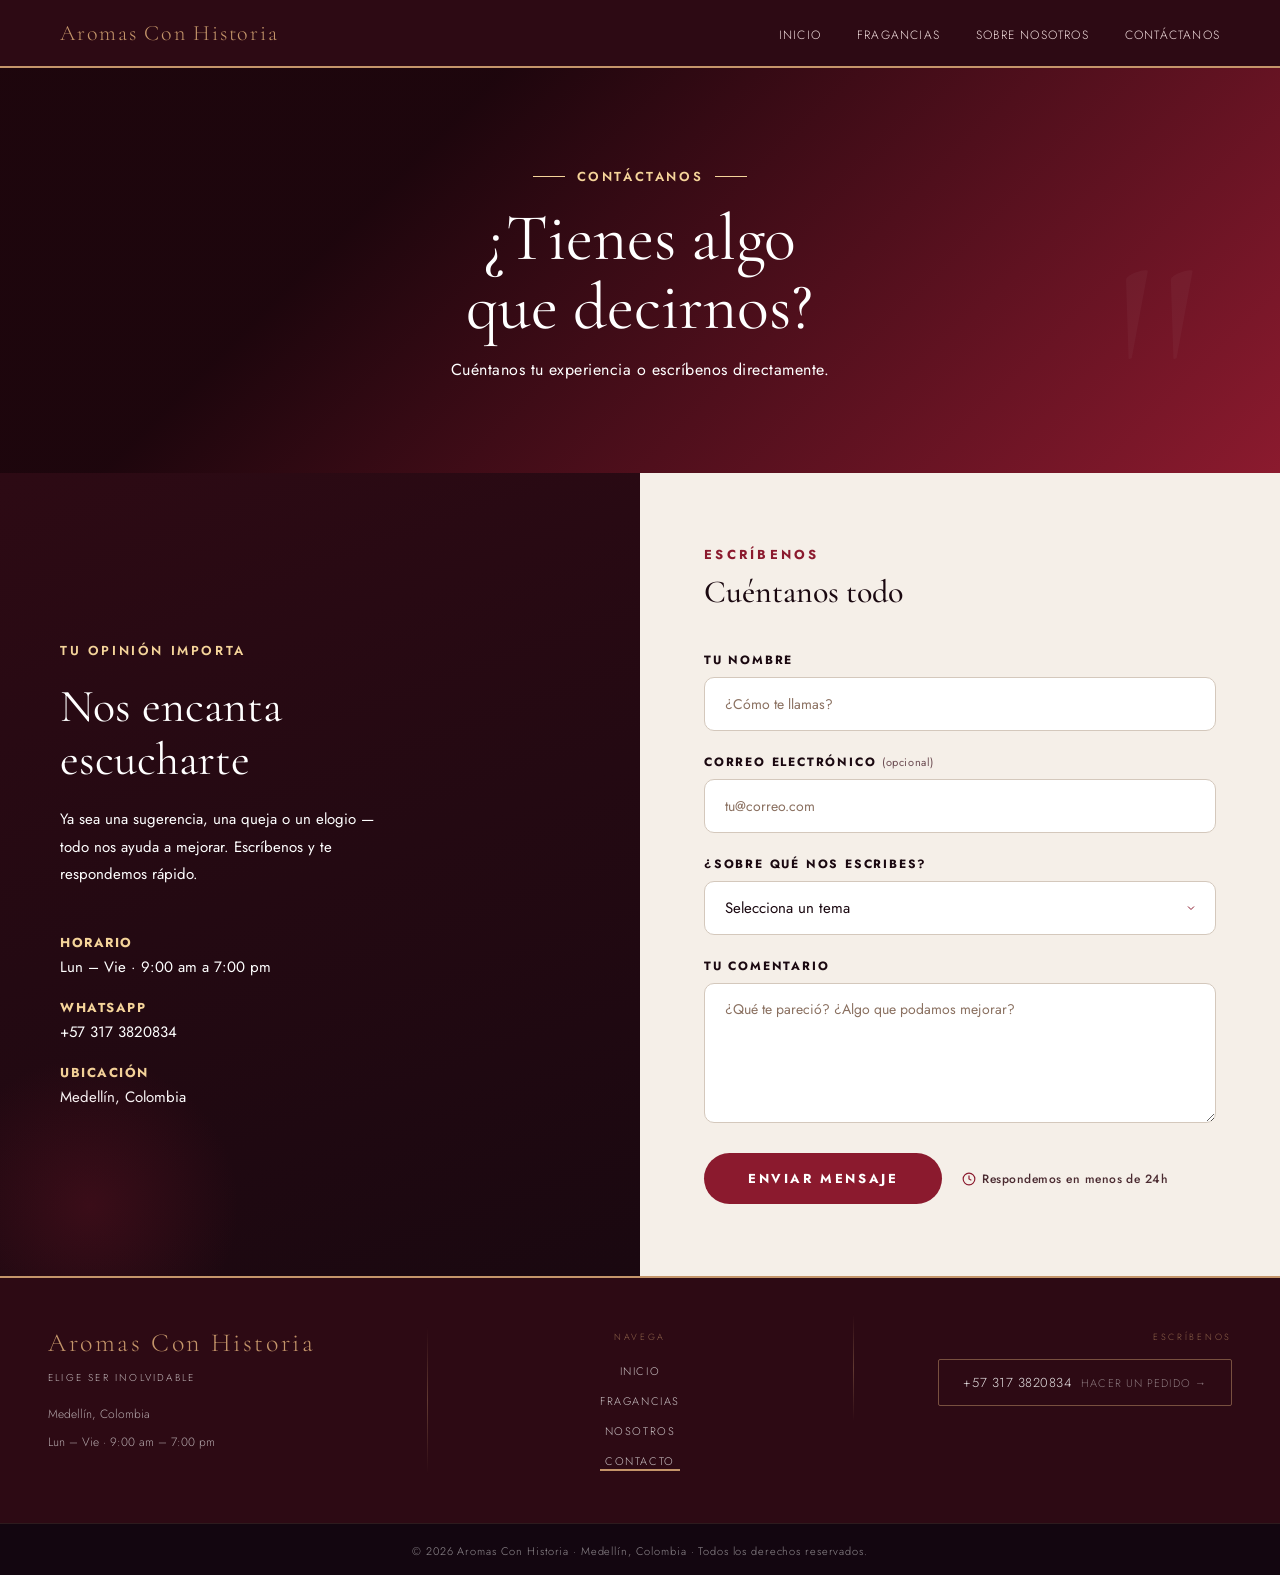
<file: contactanos.html>
<!DOCTYPE html>
<html lang="es">
<head>
    <meta charset="UTF-8">
    <meta name="viewport" content="width=device-width, initial-scale=1.0">
    <title>Contáctanos | Aromas Con Historia</title>
    <link rel="shortcut icon" href="Imagenes/logo_icono.svg" type="image/x-icon">
    <link rel="preconnect" href="https://fonts.googleapis.com">
    <link rel="preconnect" href="https://fonts.gstatic.com" crossorigin>
    <link href="https://fonts.googleapis.com/css2?family=Cormorant+Garamond:ital,wght@0,300;0,400;0,600;1,300;1,400&family=Jost:wght@200;300;400&display=swap" rel="stylesheet">
    <link rel="stylesheet" href="CSS/global.css">
    <link rel="stylesheet" href="CSS/contactanos.css">
</head>
<body class="body">

    <!-- nav !-->
    <nav>
        <div class="nav_logo">Aromas Con Historia</div>
        <input type="checkbox" id="menu_toggle" class="menu_toggle">
        <label for="menu_toggle" class="hamburguesa">
            <img src="Imagenes/list.svg" alt="menu">
        </label>
        <ul class="nav_links">
            <li><a href="index.html">Inicio</a></li>
            <li><a href="index.html#coleccion">Fragancias</a></li>
            <li><a href="nosotros.html">Sobre Nosotros</a></li>
            <li><a href="contactanos.html">Contáctanos</a></li>
        </ul>
    </nav>

    <!-- Hero -->
    <section class="con_hero">
        <div class="con_hero_contenido">
            <p class="con_hero_tag">Contáctanos</p>
            <h1 class="con_hero_titulo">¿Tienes algo<br>que decirnos?</h1>
            <p class="con_hero_sub">Cuéntanos tu experiencia o escríbenos directamente.</p>
        </div>
    </section>

    <!-- dos columnas — info a la izquierda, formulario a la derecha -->
    <section class="con_contenido">

        <!-- Columna izquierda: contexto, descripción y datos de contacto -->
        <div class="con_contenido_lado">
            <p class="con_lado_tag">Tu opinión importa</p>
            <h2 class="con_lado_titulo">Nos encanta<br>escucharte</h2>
            <p class="con_lado_texto">Ya sea una sugerencia, una queja o un elogio — todo nos ayuda a mejorar. Escríbenos y te respondemos rápido.</p>

            <!-- Datos de contacto con íconos -->
            <div class="con_lado_datos">

                <!-- Horario de atención -->
                <div class="con_lado_dato">
                    <div class="con_lado_dato_info">
                        <strong>Horario</strong>
                        <span>Lun – Vie · 9:00 am a 7:00 pm</span>
                    </div>
                </div>

                <!-- WhatsApp directo -->
                <div class="con_lado_dato">
                    <div class="con_lado_dato_info">
                        <strong>WhatsApp</strong>
                        <span>+57 317 3820834</span>
                    </div>
                </div>

                <!-- Ubicación -->
                <div class="con_lado_dato">
                    <div class="con_lado_dato_info">
                        <strong>Ubicación</strong>
                        <span>Medellín, Colombia</span>
                    </div>
                </div>

            </div>
        </div>

        <!-- Columna derecha: formulario de contacto -->
        <div class="con_formulario">
            <p class="con_seccion_tag">Escríbenos</p>
            <h2 class="con_seccion_titulo">Cuéntanos todo</h2>

            <!-- Campo: nombre -->
            <div class="con_campo">
                <label class="con_label">Tu nombre</label>
                <input class="con_input" type="text" placeholder="¿Cómo te llamas?">
            </div>

            <!-- Campo: correo opcional -->
            <div class="con_campo">
                <label class="con_label">Correo electrónico <span class="con_opcional">(opcional)</span></label>
                <input class="con_input" type="email" placeholder="tu@correo.com">
            </div>

            <!-- Campo: tema del mensaje -->
            <div class="con_campo">
                <label class="con_label">¿Sobre qué nos escribes?</label>
                <select class="con_input con_select">
                    <option value="" disabled selected>Selecciona un tema</option>
                    <option value="pedido">Mi pedido</option>
                    <option value="producto">Información de un producto</option>
                    <option value="sugerencia">Sugerencia o mejora</option>
                    <option value="otro">Otro</option>
                </select>
            </div>

            <!-- Campo: comentario principal -->
            <div class="con_campo">
                <label class="con_label">Tu comentario</label>
                <textarea class="con_textarea" placeholder="¿Qué te pareció? ¿Algo que podamos mejorar?"></textarea>
            </div>

            <!-- Botón de envío -->
            <div class="con_form_footer">
                <button class="con_enviar">Enviar mensaje</button>
                <span class="con_respuesta_badge">
                    <svg width="14" height="14" viewBox="0 0 24 24" fill="none" stroke="currentColor" stroke-width="2"><circle cx="12" cy="12" r="10"/><polyline points="12 6 12 12 16 14"/></svg>
                    Respondemos en menos de 24h
                </span>
            </div>
        </div>

    </section>

                 <footer class="brand">
        <div class="footer_col footer_col_left">
            <span class="footer_logo">Aromas Con Historia</span>
            <p class="footer_eslogan">Elige ser inolvidable</p>
            <div class="footer_info">
                <div class="footer_info_item">
                    <span>Medellín, Colombia</span>
                </div>
                <div class="footer_info_item">
                    <span>Lun – Vie · 9:00 am – 7:00 pm</span>
                </div>
            </div>
        </div>
        <div class="footer_col footer_col_center">
            <div class="footer_center_inner">
                <span class="footer_divider_label">Navega</span>
                <nav class="footer_links">
                    <a href="index.html">Inicio</a>
                    <a href="index.html#coleccion">Fragancias</a>
                    <a href="nosotros.html">Nosotros</a>
                    <a href="contactanos.html">Contacto</a>
                </nav>
            </div>
        </div>
        <div class="footer_col footer_col_right">
            <div class="footer_contacto">
                <span class="footer_contacto_label">Escríbenos</span>
                <div class="footer_whatsapp" target="_blank">
                    +57 317 3820834
                <a href="compra.html" class="footer_pedido">Hacer un pedido →</a>
            </div>
        </div>
    </footer>

    <div class="footer_bottom">
        <span>© 2026 Aromas Con Historia · Medellín, Colombia · Todos los derechos reservados.</span>
    </div>

</body>
</html>
</file>
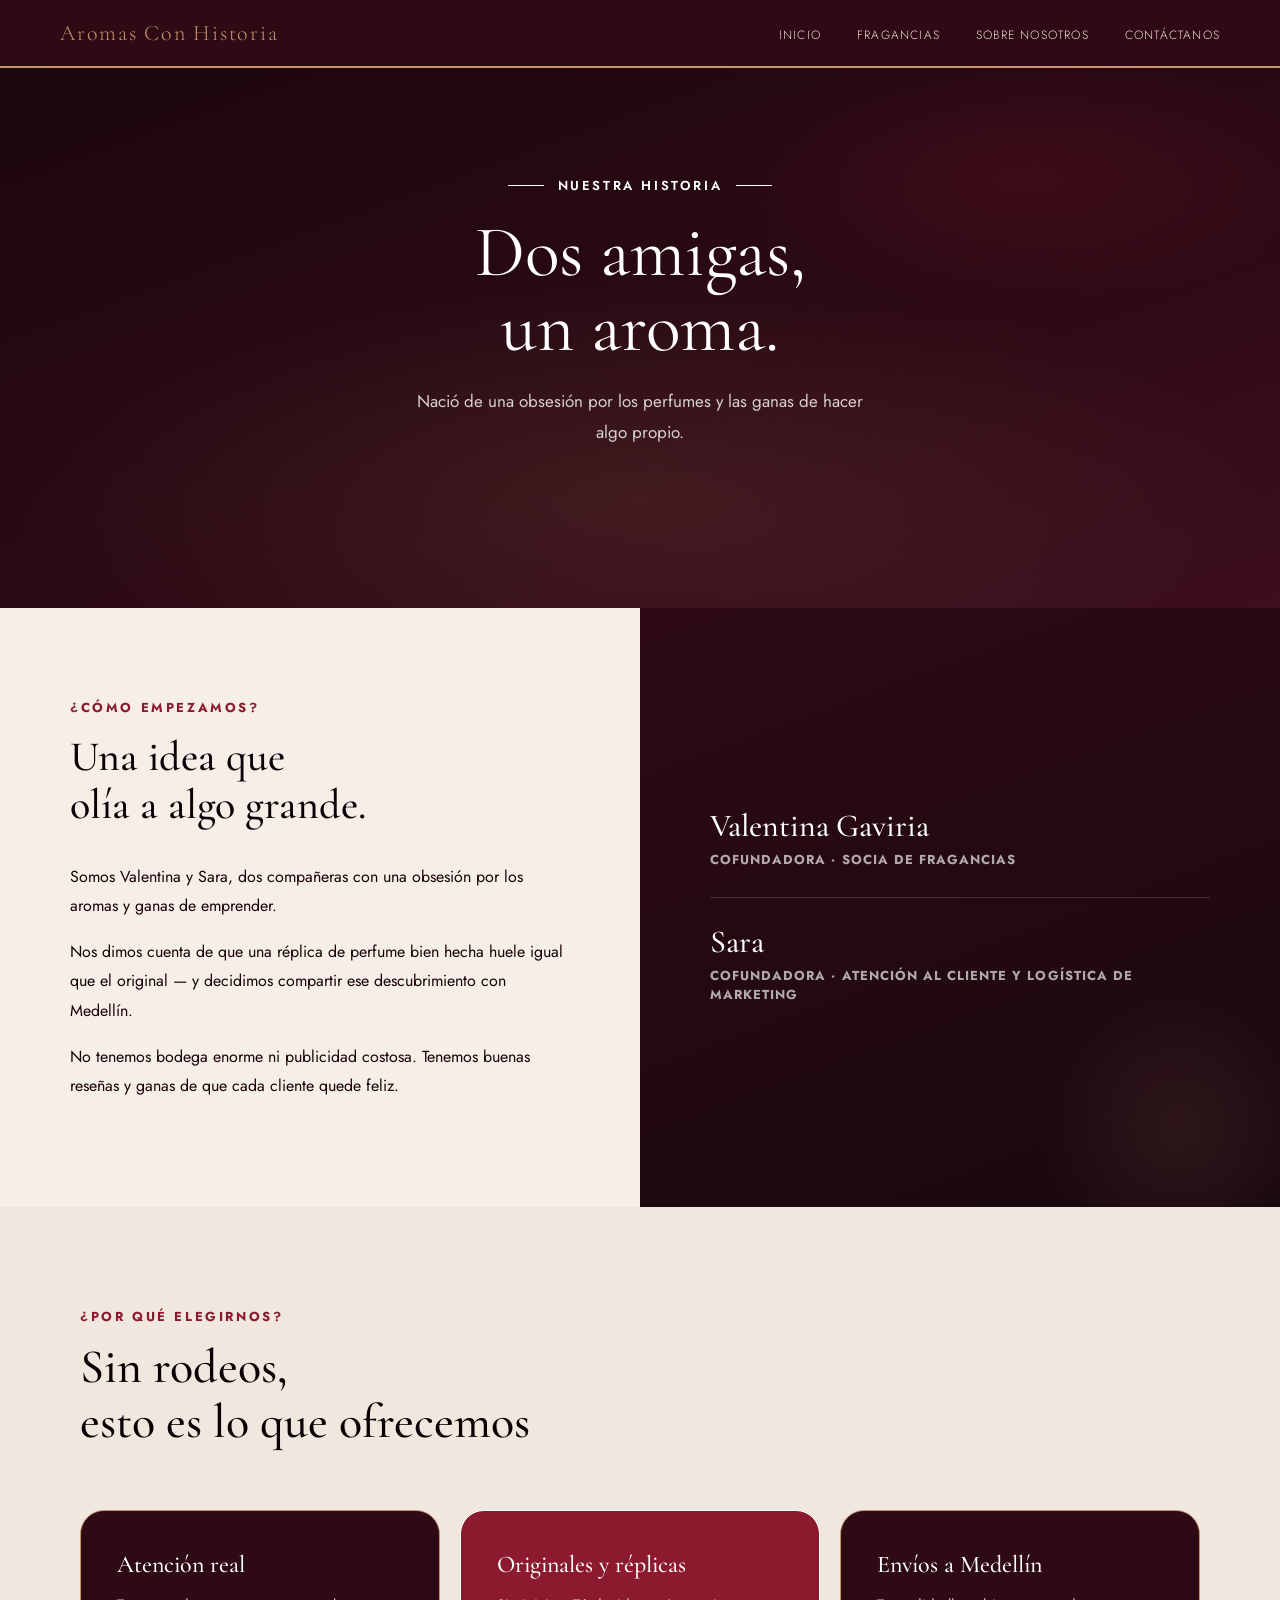
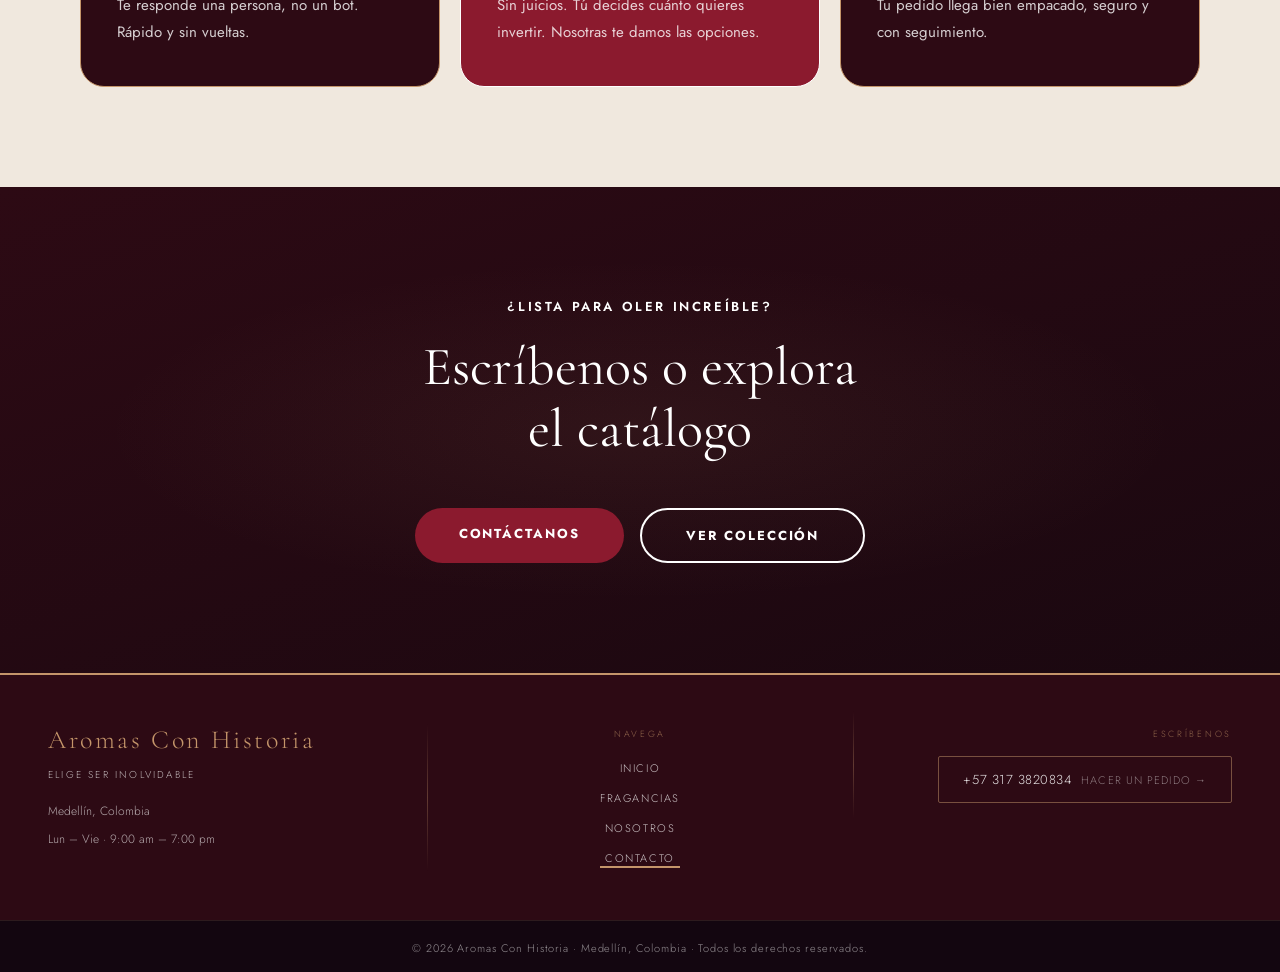
<file: nosotros.html>
<!DOCTYPE html>
<html lang="es">
<head>
    <meta charset="UTF-8">
    <meta name="viewport" content="width=device-width, initial-scale=1.0">
    <title>Sobre Nosotros | Aromas Con Historia</title>
    <link rel="shortcut icon" href="Imagenes/logo_icono.svg" type="image/x-icon">
    <link rel="preconnect" href="https://fonts.googleapis.com">
    <link rel="preconnect" href="https://fonts.gstatic.com" crossorigin>
    <link href="https://fonts.googleapis.com/css2?family=Cormorant+Garamond:ital,wght@0,300;0,400;0,600;1,300;1,400&family=Jost:wght@200;300;400&display=swap" rel="stylesheet">
    <link rel="stylesheet" href="CSS/global.css">
    <link rel="stylesheet" href="CSS/nosotros.css">
</head>
<body class="nos_body">

    <!-- Barra de navegación principal -->
    <nav>
        <div class="nav_logo">Aromas Con Historia</div>
        <input type="checkbox" id="menu_toggle" class="menu_toggle">
        <label for="menu_toggle" class="hamburguesa">
            <img src="Imagenes/list.svg" alt="menu">
        </label>
        <ul class="nav_links">
            <li><a href="index.html">Inicio</a></li>
            <li><a href="index.html#coleccion">Fragancias</a></li>
            <li><a href="nosotros.html">Sobre Nosotros</a></li>
            <li><a href="contactanos.html">Contáctanos</a></li>
        </ul>
    </nav>

    <!-- Hero -->
    <section class="nos_hero">
        <div class="nos_hero_contenido">
            <p class="nos_tag">Nuestra historia</p>
            <h1 class="nos_titulo">Dos amigas,<br>un aroma.</h1>
            <p class="nos_subtitulo">Nació de una obsesión por los perfumes y las ganas de hacer algo propio.</p>
        </div>
    </section>

    <!-- Historia: dos columnas — texto a la izquierda, fundadoras a la derecha -->
    <section class="nos_historia">

        <!-- Columna izquierda: el relato -->
        <div class="nos_historia_texto">
            <p class="nos_historia_label">¿Cómo empezamos?</p>
            <h2 class="nos_historia_titulo">Una idea que<br>olía a algo grande.</h2>
            <p class="nos_historia_par">Somos Valentina y Sara, dos compañeras con una obsesión por los aromas y ganas de emprender.</p>
            <p class="nos_historia_par">Nos dimos cuenta de que una réplica de perfume bien hecha huele igual que el original — y decidimos compartir ese descubrimiento con Medellín.</p>
            <p class="nos_historia_par">No tenemos bodega enorme ni publicidad costosa. Tenemos buenas reseñas y ganas de que cada cliente quede feliz.</p>
        </div>

        <!-- Columna derecha: fundadoras-->
        <div class="nos_historia_fundadoras">
            <div class="nos_fundadora">
                <div class="nos_fundadora_info">
                    <span class="nos_fundadora_nombre">Valentina Gaviria</span>
                    <span class="nos_fundadora_rol">Cofundadora · Socia de fragancias</span>
                </div>
            </div>
            <div class="nos_fundadora_linea"></div>
            <div class="nos_fundadora">
                <div class="nos_fundadora_info">
                    <span class="nos_fundadora_nombre">Sara</span>
                    <span class="nos_fundadora_rol">Cofundadora · Atención al cliente y logística de marketing</span>
                </div>
            </div>
        </div>

    </section>

    <!-- Por qué elegirnos-->
    <section class="nos_porque">
        <div class="nos_porque_header">
            <p class="nos_porque_tag">¿Por qué elegirnos?</p>
            <h2 class="nos_porque_titulo">Sin rodeos,<br>esto es lo que ofrecemos</h2>
        </div>

        <div class="nos_porque_grid">

            
            <div class="nos_porque_card">
                <h3 class="nos_porque_card_titulo">Atención real</h3>
                <p class="nos_porque_card_texto">Te responde una persona, no un bot. Rápido y sin vueltas.</p>
            </div>

        
            <div class="nos_porque_card nos_porque_card_mid">
                <h3 class="nos_porque_card_titulo">Originales y réplicas</h3>
                <p class="nos_porque_card_texto">Sin juicios. Tú decides cuánto quieres invertir. Nosotras te damos las opciones.</p>
            </div>

            
            <div class="nos_porque_card">
                <h3 class="nos_porque_card_titulo">Envíos a Medellín</h3>
                <p class="nos_porque_card_texto">Tu pedido llega bien empacado, seguro y con seguimiento.</p>
            </div>

        </div>
    </section>

    <!-- CTA final: oscuro con botones destacados -->
    <section class="nos_cta">
        <div class="nos_cta_inner">
            <p class="nos_cta_tag">¿Lista para oler increíble?</p>
            <h2 class="nos_cta_titulo">Escríbenos o explora<br>el catálogo</h2>
            <div class="nos_cta_botones">
                <a href="contactanos.html" class="nos_btn_primario">Contáctanos</a>
                <a href="index.html" class="nos_btn_secundario">Ver Colección</a>
            </div>
        </div>
    </section>

    <!-- Footer -->
             <footer class="brand">
        <div class="footer_col footer_col_left">
            <span class="footer_logo">Aromas Con Historia</span>
            <p class="footer_eslogan">Elige ser inolvidable</p>
            <div class="footer_info">
                <div class="footer_info_item">
                    <span>Medellín, Colombia</span>
                </div>
                <div class="footer_info_item">
                    <span>Lun – Vie · 9:00 am – 7:00 pm</span>
                </div>
            </div>
        </div>
        <div class="footer_col footer_col_center">
            <div class="footer_center_inner">
                <span class="footer_divider_label">Navega</span>
                <nav class="footer_links">
                    <a href="index.html">Inicio</a>
                    <a href="index.html#coleccion">Fragancias</a>
                    <a href="nosotros.html">Nosotros</a>
                    <a href="contactanos.html">Contacto</a>
                </nav>
            </div>
        </div>
        <div class="footer_col footer_col_right">
            <div class="footer_contacto">
                <span class="footer_contacto_label">Escríbenos</span>
                <div class="footer_whatsapp" target="_blank">
                    +57 317 3820834
                <a href="compra.html" class="footer_pedido">Hacer un pedido →</a>
            </div>
        </div>
    </footer>

    <div class="footer_bottom">
        <span>© 2026 Aromas Con Historia · Medellín, Colombia · Todos los derechos reservados.</span>
    </div>

</body>
</html>
</file>
<file: CSS/global.css>
/* ============================
   Variables globales de color
   ============================ */
:root {
  --fondo:        #faf7f4;
  --dorado:       #c4956a;
  --texto:        #1a0a0a;
  --gris:         #7a5a5a;
  --oscuro:       #2d0a14;
  --rojo:         #8b1a2e;
  --crema:        #f2dede;
  --crema-oscura: #e0cdb8;
}

/* Reset básico */
* {
  margin: 0;
  padding: 0;
  box-sizing: border-box;
}

/* Tipografía y color base del sitio */
body {
  background-color: var(--fondo);
  color: var(--texto);
  font-family: 'Jost', sans-serif;
  font-size: 16px;
  font-weight: 300;
}

/* ============================
   Navegación principal
   Sticky, oscura con borde dorado
   ============================ */
nav {
  padding: 20px 60px;
  background-color: var(--oscuro);
  display: flex;
  justify-content: space-between;
  align-items: center;
  border-bottom: 2px solid var(--dorado);
  position: sticky;
  top: 0;
  z-index: 100;
}

.nav_logo {
  color: var(--dorado);
  font-family: 'Cormorant Garamond', serif;
  font-size: 22px;
  letter-spacing: 0.08em;
}

.nav_links {
  list-style: none;
  display: flex;
  gap: 36px;
}

.nav_links a {
  color: var(--crema);
  text-decoration: none;
  font-size: 12px;
  letter-spacing: 0.1em;
  text-transform: uppercase;
}

.nav_links a:hover {
  color: var(--dorado);
}

/* Menú hamburguesa: solo visible en móvil */
.menu_toggle {
  display: none;
}

.hamburguesa {
  display: none;
  cursor: pointer;
}

.hamburguesa img {
  width: 28px;
  height: 28px;
  filter: invert(1);
}

/* Footer principal — 3 columnas ricas */
.brand {
  display: grid;
  grid-template-columns: 1fr 1fr 1fr;
  align-items: start;
  background-color: var(--oscuro);
  border-top: 2px solid var(--dorado);
}

.footer_col_left,
.footer_col_center,
.footer_col_right {
  padding: 52px 48px;
  position: relative;
}

/* Separador vertical entre columnas */
.footer_col_center::before,
.footer_col_right::before {
  content: '';
  position: absolute;
  left: 0;
  top: 20%;
  height: 60%;
  width: 1px;
  background: linear-gradient(to bottom, transparent, rgba(196,149,106,0.35), transparent);
}

/* — Columna izquierda — */
.footer_col_left {
  display: flex;
  flex-direction: column;
  gap: 14px;
}

.footer_logo {
  font-family: 'Cormorant Garamond', serif;
  color: var(--dorado);
  font-size: 26px;
  font-weight: 300;
  letter-spacing: 0.1em;
  line-height: 1;
}

.footer_eslogan {
  color: rgba(255, 255, 255, 0.70);
  font-size: 10px;
  letter-spacing: 0.22em;
  text-transform: uppercase;
  margin: 0 0 6px 0;
}

.footer_info {
  display: flex;
  flex-direction: column;
  gap: 10px;
}

.footer_info_item {
  display: flex;
  align-items: center;
  gap: 9px;
  color: rgba(255, 255, 255, 0.65);
  font-size: 12px;
}

.footer_info_item svg {
  color: var(--dorado);
  flex-shrink: 0;
}

/* — Columna central — */
.footer_col_center {
  display: flex;
  flex-direction: column;
  align-items: center;
  gap: 20px;
}

.footer_center_inner {
  display: flex;
  flex-direction: column;
  align-items: center;
  gap: 20px;
}

.footer_divider_label {
  font-size: 9px;
  letter-spacing: 0.3em;
  text-transform: uppercase;
  color: var(--dorado);
  opacity: 0.65;
}

.footer_links {
  display: flex;
  flex-direction: column;
  align-items: center;
  gap: 14px;
  list-style: none;
  padding: 0;
  margin: 0;
}

.footer_links a {
  color: rgba(255, 255, 255, 0.75);
  text-decoration: none;
  font-size: 11px;
  letter-spacing: 0.14em;
  text-transform: uppercase;
  transition: color 0.25s ease;
}

.footer_links a:hover {
  color: var(--dorado);
}

/* — Columna derecha — */
.footer_col_right {
  display: flex;
  flex-direction: column;
  align-items: flex-end;
}

.footer_contacto {
  display: flex;
  flex-direction: column;
  align-items: flex-end;
  gap: 16px;
}

.footer_contacto_label {
  font-size: 9px;
  letter-spacing: 0.3em;
  text-transform: uppercase;
  color: var(--dorado);
  opacity: 0.65;
}

.footer_whatsapp {
  display: inline-flex;
  align-items: center;
  gap: 10px;
  color: rgba(255, 255, 255, 0.90);
  text-decoration: none;
  padding: 13px 24px;
  border: 1px solid rgba(196, 149, 106, 0.50);
  border-radius: 2px;
  font-size: 13px;
  font-family: 'Jost', sans-serif;
  font-weight: 300;
  letter-spacing: 0.04em;
  transition: color 0.3s ease, border-color 0.3s ease, background-color 0.3s ease;
}

.footer_whatsapp:hover {
  color: var(--oscuro);
  background-color: var(--dorado);
  border-color: var(--dorado);
}

.footer_pedido {
  font-size: 11px;
  letter-spacing: 0.1em;
  color: rgba(255, 255, 255, 0.45);
  text-decoration: none;
  text-transform: uppercase;
  transition: color 0.25s ease;
}

.footer_pedido:hover {
  color: var(--dorado);
}

/* Barra inferior de copyright */
.footer_bottom {
  padding: 14px 48px;
  background-color: #130610;
  border-top: 1px solid rgba(196, 149, 106, 0.15);
  text-align: center;
}

.footer_bottom span {
  color: rgba(255, 255, 255, 0.55);
  font-size: 11px;
  letter-spacing: 0.08em;
}

/* Botones primarios y secundarios */
.btn_primario,
.btn_secundario {
  display: inline-block;
  padding: 14px 36px;
  text-decoration: none;
  font-size: 12px;
  letter-spacing: 0.12em;
  text-transform: uppercase;
  transition: background-color 0.3s ease, color 0.3s ease;
}

.btn_primario {
  background-color: var(--oscuro);
  color: var(--crema);
}

.btn_primario:hover {
  background-color: var(--rojo);
}

.btn_secundario {
  background-color: transparent;
  color: var(--oscuro);
  border: 2px solid var(--oscuro);
}

.btn_secundario:hover {
  background-color: var(--oscuro);
  color: var(--crema);
}

.con_seccion_tag {
  font-size: 11px;
  letter-spacing: 0.25em;
  text-transform: uppercase;
  color: var(--dorado);
  margin-bottom: 12px;
}

.con_seccion_titulo {
  font-family: 'Cormorant Garamond', serif;
  font-size: 36px;
  font-weight: 300;
  color: var(--oscuro);
  margin-bottom: 32px;
}

.con_campo {
  display: flex;
  flex-direction: column;
  gap: 8px;
}

.con_label {
  font-size: 11px;
  letter-spacing: 0.15em;
  text-transform: uppercase;
  color: var(--oscuro);
}

.con_input,
.con_textarea {
  padding: 14px 18px;
  border: 1px solid #ddd8d2;
  border-radius: 12px; 
  background-color: #faf7f4;
  font-size: 14px;
  color: var(--texto);
  font-family: 'Jost', sans-serif;
  outline: none;
  transition: border-color 0.3s ease, box-shadow 0.3s ease, background-color 0.3s ease;
}

.con_input:focus,
.con_textarea:focus {
  border-color: var(--dorado);
  background-color: white;
  box-shadow: 0 0 0 3px rgba(196, 149, 106, 0.12);
}

.con_textarea {
  height: 140px;
  resize: vertical;
}

/* Botón de formularios */
.con_enviar {
  background-color: var(--oscuro);
  color: white;
  padding: 15px 44px;
  border: none;
  border-radius: 50px;
  font-size: 11px;
  letter-spacing: 0.2em;
  text-transform: uppercase;
  cursor: pointer;
  font-family: 'Jost', sans-serif;
  align-self: flex-start;
  transition: background-color 0.35s ease, transform 0.25s ease, box-shadow 0.35s ease;
}

.con_enviar:hover {
  background-color: var(--rojo);
  transform: translateY(-2px);
  box-shadow: 0 8px 24px rgba(139, 26, 46, 0.28);
}

/* Animaciones */
@keyframes fadeIn {
  from { opacity: 0; }
  to   { opacity: 1; }
}

@keyframes slideUp {
  from { opacity: 0; transform: translateY(70px); }
  to   { opacity: 1; transform: translateY(0); }
}

@keyframes slideDown {
  from { opacity: 0; transform: translateY(-60px); }
  to   { opacity: 1; transform: translateY(0); }
}

/* Responsive global: móvil */
@media (max-width: 768px) {
  nav {
    padding: 16px 20px;
  }

  /* En móvil el menú hamburguesa reemplaza los links */
  .hamburguesa {
    display: block;
  }

  .nav_links {
    display: none;
    flex-direction: column;
    position: absolute;
    top: 62px;
    left: 0;
    width: 100%;
    background-color: var(--oscuro);
    padding: 20px;
    gap: 20px;
    border-top: 1px solid var(--dorado);
  }

  .menu_toggle:checked ~ .nav_links {
    display: flex;
  }

  .brand {
    grid-template-columns: 1fr;
  }

  .footer_col_left,
  .footer_col_center,
  .footer_col_right {
    padding: 36px 24px;
    border-top: 1px solid rgba(196, 149, 106, 0.12);
    align-items: center;
    text-align: center;
  }

  .footer_col_left { border-top: none; }

  .footer_col_center::before,
  .footer_col_right::before { display: none; }

  .footer_links { align-items: center; }

  .footer_info { align-items: center; }

  .footer_contacto { align-items: center; }

  .footer_bottom {
    padding: 14px 24px;
  }
}
</file>
<file: CSS/index.css>
.carrito_flotante {
  position: fixed;
  bottom: 32px;
  right: 32px;
  z-index: 200;
  background-color: #1a0810;
  color: #f5d49a !important;
  border: 1px solid #c4956a;
  border-radius: 99px;
  padding: 14px 22px;
  display: flex;
  align-items: center;
  gap: 10px;
  text-decoration: none;
  box-shadow: 0 8px 28px rgba(0, 0, 0, 0.3);
  transition: background-color 0.3s ease, transform 0.3s ease, box-shadow 0.3s ease;
}

.carrito_flotante:hover {
  background-color: #8b1a2e;
  transform: translateY(-3px);
  box-shadow: 0 14px 36px rgba(139, 26, 46, 0.35);
}

.carrito_flotante:hover svg {
  stroke: white;
}

.hero {
  position: relative;
  height: 100vh;
  min-height: 600px;
  overflow: hidden;
  display: flex;
  align-items: flex-end;
}

.hero_bg {
  position: absolute;
  inset: 0;
  width: 100%;
  height: 100%;
  object-fit: cover;
  animation: fadeIn 2s ease both;
}

.hero_overlay {
  position: absolute;
  inset: 0;
  background: linear-gradient(to top, rgba(28, 8, 16, 0.88) 0%, rgba(28, 8, 16, 0.4) 55%, transparent 100%);
  z-index: 1;
}

.hero_contenido {
  position: relative;
  z-index: 2;
  padding: 0 80px 80px;
  animation: slideUp 1.3s cubic-bezier(0.22, 1, 0.36, 1) 0.5s both;
}

.hero_tag {
  font-size: 13px !important;
  letter-spacing: 0.2em;
  text-transform: uppercase;
  color: #f5d49a !important;
  font-weight: 600 !important;
  margin-bottom: 18px;
  opacity: 1 !important;
}

.hero_titulo {
  font-family: 'Cormorant Garamond', serif;
  font-size: 80px;
  font-weight: 400 !important;
  line-height: 1;
  color: #ffffff !important;
  margin-bottom: 22px;
  opacity: 1 !important;
}

.hero_sub {
  color: #ffffff !important;
  font-size: 16px !important;
  font-weight: 400 !important;
  font-style: normal !important;
  margin-bottom: 34px;
  opacity: 1 !important;
}

.hero_btn {
  display: inline-block;
  padding: 14px 40px;
  font-size: 13px !important;
  font-weight: 600 !important;
  letter-spacing: 0.15em;
  text-transform: uppercase;
  color: #ffffff !important;
  text-decoration: none;
  border: 2px solid #ffffff;
  transition: background-color 0.35s ease, border-color 0.35s ease, color 0.35s ease, transform 0.25s ease;
}

.hero_btn:hover {
  background-color: #f5d49a;
  border-color: #f5d49a;
  color: #1a0810 !important;
  transform: translateY(-2px);
}

.intro {
  padding: 80px 120px;
  background-color: #f0e8de;
  text-align: center;
  border-top: 1px solid #dcc8bc;
  border-bottom: 1px solid #dcc8bc;
  position: relative;
  overflow: hidden;
}

.intro::before {
  content: '';
  position: absolute;
  font-family: 'Cormorant Garamond', serif;
  font-size: 280px;
  color: #c4956a;
  opacity: 0.08;
  top: -40px;
  left: 60px;
  line-height: 1;
}

.intro_texto {
  font-family: 'Cormorant Garamond', serif;
  font-size: 22px;
  font-weight: 400 !important;
  color: #0d0005 !important;
  line-height: 1.85;
  max-width: 740px;
  margin: 0 auto;
  position: relative;
  opacity: 1 !important;
}

.sec_tag {
  font-size: 13px !important;
  letter-spacing: 0.2em;
  text-transform: uppercase;
  color: #8b1a2e !important;
  font-weight: 600 !important;
  margin-bottom: 10px;
  opacity: 1 !important;
}

.sec_titulo {
  font-family: 'Cormorant Garamond', serif;
  font-size: 44px;
  font-weight: 500 !important;
  color: #1a0810 !important;
  opacity: 1 !important;
}

.sec_titulo.claro {
  color: #ffffff !important;
}

.sec_header {
  padding: 0 60px;
  margin-bottom: 36px;
}

.sec_header.oscuro {
  background-color: #1a0810;
  padding-top: 60px;
}

@keyframes scroll_loop {
  from { transform: translateX(0); }
  to   { transform: translateX(-50%); }
}

.carrusel_sec {
  padding: 64px 0 72px;
  background-color: rgb(235, 229, 229);
  overflow: hidden;
}

.carrusel_viewport {
  overflow: hidden;
  padding: 6px 0 20px;
}

.carrusel_track {
  display: flex;
  gap: 20px;
  width: max-content;
  animation: scroll_loop 32s linear infinite;
}

.carrusel_viewport:hover .carrusel_track {
  animation-play-state: paused;
}

.descuento_sec {
  background-color: #1a0810;
  padding-bottom: 72px;
}

.descuento_grid {
  display: grid;
  grid-template-columns: repeat(4, 1fr);
  gap: 20px;
  padding: 0 60px;
}

.coleccion {
  padding: 72px 60px;
  background-color: #f7f4f0;
}

.grid3 {
  display: grid;
  grid-template-columns: repeat(3, 1fr);
  gap: 20px;
}

.card {
  position: relative;
  background-color: #fbdcc9;
  display: flex;
  flex-direction: column;
  width: 290px;
  flex-shrink: 0;
  border-radius: 14px;
  overflow: hidden;
  border: 1px solid #ede8e2;
  box-shadow: 0 2px 12px rgba(45, 10, 20, 0.07);
  transition: transform 0.38s cubic-bezier(0.22, 1, 0.36, 1), box-shadow 0.38s ease, border-color 0.38s ease;
}

.grid3 .card,
.descuento_grid .card {
  width: auto;
}

.card:hover {
  transform: translateY(-7px) scale(1.01);
  box-shadow: 0 20px 48px rgba(45, 10, 20, 0.15);
  border-color: #c4956a;
  z-index: 1;
}

.card_img {
  height: 300px;
  overflow: hidden;
  position: relative;
  border-radius: 14px 14px 0 0;
}

.card_img img {
  width: 100%;
  height: 100%;
  object-fit: cover;
  transition: transform 0.6s cubic-bezier(0.22, 1, 0.36, 1);
}

.card:hover .card_img img {
  transform: scale(1.06);
}

.overlay {
  position: absolute;
  inset: 0;
  background: rgba(45, 10, 20, 0);
  display: flex;
  align-items: center;
  justify-content: center;
  transition: background-color 0.4s ease;
  border-radius: 14px 14px 0 0;
}

.card:hover .overlay {
  background: rgba(45, 10, 20, 0.44);
}

.overlay_btn {
  display: inline-block;
  background-color: #f0e0d6;
  color: #1a0810 !important;
  padding: 11px 30px;
  border-radius: 2px;
  font-size: 12px !important;
  font-weight: 600 !important;
  letter-spacing: 0.15em;
  text-transform: uppercase;
  text-decoration: none;
  font-family: 'Jost', sans-serif;
  opacity: 0;
  transform: translateY(10px);
  transition: opacity 0.3s ease, transform 0.3s ease, background-color 0.3s ease, color 0.3s ease;
}

.card:hover .overlay_btn {
  opacity: 1;
  transform: translateY(0);
}

.overlay_btn:hover {
  background-color: #c4956a;
  color: #ffffff !important;
}

.card_body {
  padding: 18px 20px 22px;
  display: flex;
  flex-direction: column;
  gap: 6px;
  flex: 1;
  border-top: 1px solid #f0ebe5;
}

.card_marca {
  font-size: 11px !important;
  font-weight: 600 !important;
  letter-spacing: 0.2em;
  text-transform: uppercase;
  color: #8b1a2e !important;
  opacity: 1 !important;
}

.card_nombre {
  font-family: 'Cormorant Garamond', serif;
  font-size: 21px;
  font-weight: 500 !important;
  color: #1a0810 !important;
  line-height: 1.2;
  opacity: 1 !important;
}

.card_des {
  font-size: 13px;
  font-weight: 400 !important;
  color: #3a1a20 !important;
  line-height: 1.6;
  flex: 1;
  opacity: 1 !important;
}

.card_notas {
  display: inline-block;
  align-self: flex-start;
  background-color: #faf5ef;
  border: 1px solid #e8ddd2;
  border-radius: 99px;
  padding: 4px 11px;
  font-size: 11px !important;
  font-weight: 600 !important;
  letter-spacing: 0.1em;
  text-transform: uppercase;
  color: #8b1a2e !important;
  margin-top: 2px;
  opacity: 1 !important;
}

.card_pie {
  display: flex;
  align-items: baseline;
  gap: 10px;
  margin-top: 8px;
}

.precio {
  font-family: 'Cormorant Garamond', serif;
  font-size: 22px;
  font-weight: 500 !important;
  color: #1a0810 !important;
  opacity: 1 !important;
}

.precio_tachado {
  font-size: 13px;
  font-weight: 400 !important;
  color: #6a4a50 !important;
  text-decoration: line-through;
  opacity: 1 !important;
}

.ml {
  font-size: 12px !important;
  font-weight: 500 !important;
  color: #4a2a30 !important;
  opacity: 1 !important;
}

.ahorro {
  font-size: 12px !important;
  font-weight: 600 !important;
  color: #8b1a2e !important;
  opacity: 1 !important;
}

.badge {
  position: absolute;
  top: 13px;
  left: 13px;
  z-index: 2;
  font-family: 'Jost', sans-serif;
  font-size: 11px !important;
  font-weight: 700 !important;
  letter-spacing: 0.15em;
  text-transform: uppercase;
  padding: 5px 12px;
  border-radius: 99px;
}

.badge.nuevo {
  background-color: #1a0810;
  color: #f5d49a !important;
}

.badge.desc {
  background-color: #8b1a2e;
  color: #ffffff !important;
}

.porque {
  padding: 80px;
  background-color: rgb(235, 229, 229);
  border-top: 1px solid #ede8e3;
}

.porque_grid {
  display: grid;
  grid-template-columns: repeat(4, 1fr);
  gap: 32px;
  max-width: 1100px;
  margin: 0 auto;
}

.porque_item {
  text-align: center;
  display: flex;
  flex-direction: column;
  align-items: center;
  gap: 14px;
  padding: 28px 14px;
  border-bottom: 2px solid transparent;
  transition: border-color 0.3s ease, transform 0.3s ease;
}

.porque_item:hover {
  border-color: #c4956a;
  transform: translateY(-4px);
}

.porque_ico {
  color: #8b1a2e !important;
}

.porque_item h3 {
  font-family: 'Cormorant Garamond', serif;
  font-size: 19px;
  font-weight: 500 !important;
  color: #1a0810 !important;
  opacity: 1 !important;
}

.porque_item p {
  font-size: 14px !important;
  font-weight: 400 !important;
  color: #3a1a20 !important;
  line-height: 1.7;
  opacity: 1 !important;
}

.frase {
  padding: 80px 60px;
  background-color: #1a0810;
  background-image: url('../Imagenes/Floral Fragrance Etsy Banner.png');
  background-size: cover;
  background-position: center;
  text-align: center;
  position: relative;
}

.frase::before {
  content: '';
  position: absolute;
  inset: 0;
  background: rgba(45, 10, 20, 0.75);
}

.frase_quote,
.frase_autor {
  position: relative;
  z-index: 1;
}

.frase_quote {
  font-family: 'Cormorant Garamond', serif;
  font-size: 34px;
  font-weight: 400 !important;
  font-style: italic;
  color: #ffffff !important;
  line-height: 1.5;
  max-width: 680px;
  margin: 0 auto 18px;
  opacity: 1 !important;
}

.frase_autor {
  font-size: 13px !important;
  font-weight: 600 !important;
  letter-spacing: 0.2em;
  text-transform: uppercase;
  color: #f5d49a !important;
  opacity: 1 !important;
}

.coleccion_oscura {
  background: linear-gradient(160deg, #1c0610 0%, #2d0a14 50%, #1a0810 100%);
  padding: 72px 48px 80px;
  border-top: 1px solid rgba(196, 149, 106, 0.2);
  border-bottom: 1px solid rgba(196, 149, 106, 0.2);
  position: relative;
  overflow: hidden;
}

.coleccion_oscura::before {
  content: '';
  position: absolute;
  inset: 0;
  background-image:
    radial-gradient(ellipse 60% 40% at 80% 20%, rgba(196, 149, 106, 0.06) 0%, transparent 70%),
    radial-gradient(ellipse 50% 50% at 10% 80%, rgba(139, 26, 46, 0.08) 0%, transparent 60%);
  pointer-events: none;
}

.coleccion_oscura .sec_header {
  position: relative;
  z-index: 1;
  margin-bottom: 44px;
}

.coleccion_oscura .sec_tag {
  color: #f5d49a !important;
  opacity: 1 !important;
}

.coleccion_oscura .sec_titulo.claro::after {
  content: '';
  display: block;
  width: 52px;
  height: 1px;
  background: linear-gradient(90deg, #f5d49a, transparent);
  margin-top: 16px;
}

.grid3_oscuro {
  gap: 20px;
  background-color: transparent;
  position: relative;
  z-index: 1;
}

.grid3_oscuro .card {
  background-color: #4a1828;
  border-radius: 16px;
  border: 1px solid rgba(196, 149, 106, 0.25);
  box-shadow: 0 4px 24px rgba(0, 0, 0, 0.4), inset 0 1px 0 rgba(196, 149, 106, 0.08);
  transition: transform 0.38s cubic-bezier(0.22, 1, 0.36, 1), box-shadow 0.38s ease, border-color 0.38s ease;
}

.grid3_oscuro .card:hover {
  transform: translateY(-7px) scale(1.01);
  border-color: rgba(196, 149, 106, 0.55);
  box-shadow:
    0 22px 52px rgba(0, 0, 0, 0.55),
    0 0 0 1px rgba(196, 149, 106, 0.25),
    0 0 32px rgba(196, 149, 106, 0.08);
}

.grid3_oscuro .card_img {
  border-radius: 16px 16px 0 0;
  height: 280px;
}

.grid3_oscuro .card_img::after {
  content: '';
  position: absolute;
  inset: 0;
  background: linear-gradient(to top, rgba(20, 6, 26, 0.75) 0%, transparent 55%);
  pointer-events: none;
  z-index: 1;
  border-radius: 16px 16px 0 0;
}

.grid3_oscuro .card:hover .overlay {
  background: rgba(8, 2, 12, 0.62);
}

.grid3_oscuro .overlay_btn {
  background-color: #f5d49a;
  color: #1a0810 !important;
  letter-spacing: 0.2em;
  border-radius: 2px;
  padding: 12px 32px;
}

.grid3_oscuro .overlay_btn:hover {
  background-color: white;
  color: #1a0810 !important;
}

.grid3_oscuro .card_body {
  padding: 20px 22px 26px;
  border-top: 1px solid rgba(196, 149, 106, 0.12);
  gap: 7px;
}

.grid3_oscuro .card_marca {
  color: #f5d49a !important;
  letter-spacing: 0.3em;
  opacity: 1 !important;
}

.grid3_oscuro .card_nombre {
  color: #ffffff !important;
  font-size: 22px;
  font-weight: 500 !important;
  line-height: 1.15;
  opacity: 1 !important;
}

.grid3_oscuro .card_des {
  color: #f0d8c8 !important;
  opacity: 1 !important;
}

.grid3_oscuro .card_notas {
  background-color: rgba(196, 149, 106, 0.1);
  border-color: rgba(196, 149, 106, 0.22);
  color: #f5d49a !important;
  opacity: 1 !important;
}

.grid3_oscuro .card_pie {
  margin-top: 10px;
  align-items: center;
}

.grid3_oscuro .precio {
  color: #f5d49a !important;
  font-size: 25px;
  font-weight: 500 !important;
  opacity: 1 !important;
}

.grid3_oscuro .ml {
  color: #f0d8c8 !important;
  opacity: 1 !important;
}

.grid3_oscuro .badge.nuevo {
  background-color: rgba(196, 149, 106, 0.15);
  color: #f5d49a !important;
  border: 1px solid rgba(196, 149, 106, 0.4);
  backdrop-filter: blur(6px);
  opacity: 1 !important;
}

@media (max-width: 900px) {
  .descuento_grid {
    grid-template-columns: repeat(2, 1fr);
  }

  .grid3 {
    grid-template-columns: repeat(2, 1fr);
  }

  .porque_grid {
    grid-template-columns: repeat(2, 1fr);
  }
}

@media (max-width: 600px) {
  .carrito_flotante {
    bottom: 20px;
    right: 20px;
    padding: 13px 18px;
  }

  .hero_contenido {
    padding: 0 28px 56px;
  }

  .hero_titulo {
    font-size: 46px;
  }

  .intro {
    padding: 50px 28px;
  }

  .sec_header,
  .coleccion,
  .porque {
    padding-left: 24px;
    padding-right: 24px;
  }

  .descuento_grid,
  .grid3 {
    grid-template-columns: 1fr;
    padding-left: 24px;
    padding-right: 24px;
  }

  .porque_grid {
    grid-template-columns: 1fr;
  }

  .frase {
    padding: 56px 24px;
  }

  .frase_quote {
    font-size: 22px;
  }

  .card {
    width: 260px;
  }
}
</file>
<file: CSS/compra.css>
.compra_body {
  background-color: #1a0810;
}

/* Hero */
.compra_hero {
  position: relative;
  height: 60vh;
  min-height: 420px;
  overflow: hidden;
  display: flex;
  align-items: center;
  justify-content: center;
  text-align: center;
  background: linear-gradient(160deg, #1c0610 0%, #2d0a14 60%, #3d0e1e 100%);
  animation: slideDown 1.1s cubic-bezier(0.22, 1, 0.36, 1) both;
}

.compra_hero::before {
  content: '';
  position: absolute;
  inset: 0;
  background:
    radial-gradient(ellipse 70% 60% at 50% 80%, rgba(196, 149, 106, 0.12) 0%, transparent 70%),
    radial-gradient(ellipse 40% 40% at 80% 20%, rgba(139, 26, 46, 0.2) 0%, transparent 60%);
  z-index: 1;
}

.compra_hero::after {
  content: '';
  position: absolute;
  font-size: 400px;
  color: #ffffff;
  opacity: 0.025;
  bottom: -80px;
  right: -20px;
  line-height: 1;
  z-index: 1;
  pointer-events: none;
}

.compra_hero_contenido {
  position: relative;
  z-index: 2;
  padding: 0 80px 60px;
  animation: slideUp 1.3s cubic-bezier(0.22, 1, 0.36, 1) 0.5s both;
}

.compra_hero_tag {
  font-size: 13px !important;
  letter-spacing: 0.2em;
  text-transform: uppercase;
  color: #f5d49a !important;
  font-weight: 600 !important;
  margin-bottom: 20px;
  display: inline-flex;
  align-items: center;
  gap: 14px;
  opacity: 1 !important;
}

.compra_hero_tag::before,
.compra_hero_tag::after {
  content: '';
  display: inline-block;
  width: 36px;
  height: 1px;
  background-color: #f5d49a;
}

.compra_hero_titulo {
  font-family: 'Cormorant Garamond', serif;
  font-size: 72px;
  font-weight: 400 !important;
  color: #ffffff !important;
  line-height: 1.05;
  margin-bottom: 20px;
  opacity: 1 !important;
}

.compra_hero_sub {
  color: #ffffff !important;
  font-size: 17px !important;
  font-weight: 400 !important;
  font-style: normal !important;
  line-height: 1.8;
  max-width: 480px;
  margin: 0 auto;
  opacity: 1 !important;
}

/* Sección principal: dos columnas */
.compra_contenido {
  display: grid;
  grid-template-columns: 1fr 1fr;
  min-height: 640px;
}

/* Columna izquierda oscura */
.compra_lado_oscuro {
  background: linear-gradient(160deg, #2d0a14 0%, #1a0810 100%);
  padding: 90px 70px;
  display: flex;
  flex-direction: column;
  justify-content: center;
  position: relative;
  overflow: hidden;
}

.compra_lado_oscuro::before {
  content: '';
  position: absolute;
  width: 300px;
  height: 300px;
  border-radius: 50%;
  background: radial-gradient(circle, rgba(196, 149, 106, 0.08) 0%, transparent 70%);
  bottom: -60px;
  right: -40px;
  pointer-events: none;
}

.compra_lado_tag {
  font-size: 13px !important;
  letter-spacing: 0.2em;
  text-transform: uppercase;
  color: #f5d49a !important;
  font-weight: 600 !important;
  margin-bottom: 16px;
  opacity: 1 !important;
}

.compra_lado_titulo {
  font-family: 'Cormorant Garamond', serif;
  font-size: 46px;
  font-weight: 400 !important;
  color: #ffffff !important;
  line-height: 1.1;
  margin-bottom: 40px;
  opacity: 1 !important;
}

/* Tarjeta del producto */
.compra_producto {
  background-color: rgba(255, 255, 255, 0.06);
  border: 1px solid #c4956a;
  border-radius: 16px;
  padding: 32px;
  display: flex;
  flex-direction: column;
  gap: 16px;
  margin-bottom: 36px;
  position: relative;
  z-index: 1;
}

.compra_producto_marca {
  font-size: 12px !important;
  font-weight: 700 !important;
  letter-spacing: 0.25em;
  text-transform: uppercase;
  color: #f5d49a !important;
  opacity: 1 !important;
}

.compra_producto_nombre {
  font-family: 'Cormorant Garamond', serif;
  font-size: 28px;
  font-weight: 400 !important;
  color: #ffffff !important;
  line-height: 1.2;
  opacity: 1 !important;
}

.compra_producto_descripcion {
  font-size: 14px !important;
  font-weight: 400 !important;
  color: #ffffff !important;
  line-height: 1.8;
  opacity: 1 !important;
}

.compra_producto_meta {
  display: flex;
  flex-wrap: wrap;
  gap: 8px;
  padding-top: 4px;
}

.compra_producto_detalle {
  font-size: 12px !important;
  font-weight: 600 !important;
  letter-spacing: 0.1em;
  text-transform: uppercase;
  color: #f5d49a !important;
  background-color: rgba(196, 149, 106, 0.15);
  border: 1px solid #c4956a;
  border-radius: 99px;
  padding: 4px 12px;
  opacity: 1 !important;
}

.compra_producto_precio_fila {
  display: flex;
  justify-content: space-between;
  align-items: baseline;
  padding-top: 16px;
  border-top: 1px solid rgba(196, 149, 106, 0.3);
}

.compra_producto_precio_label {
  font-size: 12px !important;
  font-weight: 600 !important;
  letter-spacing: 0.2em;
  text-transform: uppercase;
  color: #ffffff !important;
  opacity: 1 !important;
}

.compra_precio {
  font-family: 'Cormorant Garamond', serif;
  font-size: 32px;
  font-weight: 500 !important;
  color: #f5d49a !important;
  line-height: 1;
  opacity: 1 !important;
}

/* Garantías */
.compra_garantias {
  display: flex;
  flex-direction: column;
  gap: 18px;
  position: relative;
  z-index: 1;
}

.compra_garantia {
  display: flex;
  align-items: flex-start;
  gap: 14px;
}

.compra_garantia_ico {
  width: 36px;
  height: 36px;
  border-radius: 50%;
  background-color: rgba(196, 149, 106, 0.15);
  border: 1px solid #c4956a;
  display: flex;
  align-items: center;
  justify-content: center;
  color: #f5d49a !important;
  flex-shrink: 0;
}

.compra_garantia strong {
  display: block;
  font-size: 13px !important;
  font-weight: 700 !important;
  letter-spacing: 0.1em;
  text-transform: uppercase;
  color: #ffffff !important;
  margin-bottom: 3px;
  opacity: 1 !important;
}

.compra_garantia span {
  font-size: 14px !important;
  font-weight: 400 !important;
  color: #ffffff !important;
  line-height: 1.5;
  opacity: 1 !important;
}

/* Columna derecha crema: formulario */
.compra_lado_crema {
  background-color: #f5efe8;
  padding: 90px 70px;
  display: flex;
  flex-direction: column;
  justify-content: center;
  gap: 0;
}

.compra_form_tag {
  font-size: 13px !important;
  font-weight: 700 !important;
  letter-spacing: 0.2em;
  text-transform: uppercase;
  color: #8b1a2e !important;
  margin-bottom: 16px;
  opacity: 1 !important;
}

.compra_form_titulo {
  font-family: 'Cormorant Garamond', serif;
  font-size: 42px;
  font-weight: 500 !important;
  color: #1a0810 !important;
  line-height: 1.15;
  margin-bottom: 36px;
  opacity: 1 !important;
}

.compra_opcional {
  font-size: 11px !important;
  color: #6a4a50 !important;
  font-weight: 400 !important;
  letter-spacing: 0.05em;
  text-transform: none;
  opacity: 1 !important;
}

.compra_lado_crema .con_campo {
  margin-bottom: 20px;
}

.compra_lado_crema .con_input,
.compra_lado_crema .con_textarea {
  background-color: white;
  border: 1.5px solid #d4c8bc;
  border-radius: 10px;
}

.compra_lado_crema .con_input:focus,
.compra_lado_crema .con_textarea:focus {
  border-color: #8b1a2e;
  box-shadow: 0 0 0 3px rgba(139, 26, 46, 0.08);
}

.compra_lado_crema .con_enviar {
  background-color: #8b1a2e;
  margin-top: 8px;
  align-self: flex-start;
}

.compra_lado_crema .con_enviar:hover {
  background-color: #6e1424;
  transform: translateY(-2px);
  box-shadow: 0 8px 28px rgba(139, 26, 46, 0.35);
}

.con_pedido {
  color: #ffffff !important;
  font-size: 13px !important;
  font-weight: 700 !important;
  letter-spacing: 0.2em;
  text-transform: uppercase;
  font-family: 'Jost', sans-serif;
  text-decoration: none;
}

/* ============================
   Responsive
   ============================ */
@media (max-width: 900px) {
  .compra_contenido {
    grid-template-columns: 1fr;
  }

  .compra_lado_oscuro {
    padding: 60px 36px 50px;
  }

  .compra_lado_titulo {
    font-size: 36px;
  }
}

@media (max-width: 768px) {
  .compra_hero_contenido {
    padding: 0 28px 50px;
  }

  .compra_hero_titulo {
    font-size: 46px;
  }

  .compra_lado_crema {
    padding: 60px 28px;
  }

  .compra_form_titulo {
    font-size: 32px;
  }
}
</file>
<file: CSS/confirmacion.css>
.conf_body {
  background-color: #1a0810;
}

/* Hero */
.conf_hero {
  position: relative;
  height: 60vh;
  min-height: 420px;
  overflow: hidden;
  display: flex;
  align-items: center;
  justify-content: center;
  text-align: center;
  background: linear-gradient(160deg, #1c0610 0%, #2d0a14 60%, #3d0e1e 100%);
  animation: slideDown 1.1s cubic-bezier(0.22, 1, 0.36, 1) both;
}

.conf_hero::before {
  content: '';
  position: absolute;
  inset: 0;
  background:
    radial-gradient(ellipse 70% 60% at 50% 80%, rgba(196, 149, 106, 0.12) 0%, transparent 70%),
    radial-gradient(ellipse 40% 40% at 80% 20%, rgba(139, 26, 46, 0.2) 0%, transparent 60%);
  z-index: 1;
}

.conf_hero_contenido {
  position: relative;
  z-index: 2;
  padding: 0 80px 60px;
  animation: slideUp 1.3s cubic-bezier(0.22, 1, 0.36, 1) 0.5s both;
}

.conf_hero_tag {
  font-size: 13px !important;
  letter-spacing: 0.2em;
  text-transform: uppercase;
  color: #f5d49a !important;
  font-weight: 600 !important;
  margin-bottom: 20px;
  display: inline-flex;
  align-items: center;
  gap: 14px;
  opacity: 1 !important;
}

.conf_hero_tag::before,
.conf_hero_tag::after {
  content: '';
  display: inline-block;
  width: 36px;
  height: 1px;
  background-color: #f5d49a;
}

.conf_hero_titulo {
  font-family: 'Cormorant Garamond', serif;
  font-size: 72px;
  font-weight: 400 !important;
  color: #ffffff !important;
  line-height: 1.05;
  margin-bottom: 20px;
  opacity: 1 !important;
}

.conf_hero_sub {
  color: #ffffff !important;
  font-size: 17px !important;
  font-weight: 400 !important;
  font-style: normal !important;
  line-height: 1.8;
  max-width: 480px;
  margin: 0 auto;
  opacity: 1 !important;
}

/* Contenido principal: formularios y aside */
.conf_contenido {
  display: grid;
  grid-template-columns: 1fr 380px;
  gap: 0;
  background-color: #1a0810;
  padding: 72px 72px 80px;
  align-items: start;
  gap: 40px;
}

/* Columna formularios */
.conf_formularios {
  display: flex;
  flex-direction: column;
  gap: 48px;
}

.conf_seccion {
  display: flex;
  flex-direction: column;
  gap: 20px;
}

.conf_seccion_titulo {
  font-family: 'Cormorant Garamond', serif;
  font-size: 36px;
  font-weight: 400 !important;
  color: #ffffff !important;
  line-height: 1.1;
  opacity: 1 !important;
}

.conf_seccion_sub {
  font-size: 14px !important;
  font-weight: 400 !important;
  color: rgba(255, 255, 255, 0.65) !important;
  line-height: 1.7;
  margin-top: -8px;
  opacity: 1 !important;
}

/* Grid de transportadoras */
.trans_grid {
  display: grid;
  grid-template-columns: repeat(2, 1fr);
  gap: 14px;
}

.trans_opcion {
  cursor: pointer;
}

.trans_opcion input[type="radio"] {
  display: none;
}

.trans_card {
  background-color: rgba(255, 255, 255, 0.04);
  border: 1.5px solid rgba(196, 149, 106, 0.25);
  border-radius: 14px;
  padding: 22px 20px;
  display: flex;
  flex-direction: column;
  gap: 6px;
  position: relative;
  transition: border-color 0.25s ease, background-color 0.25s ease;
}

.trans_opcion input[type="radio"]:checked + .trans_card {
  border-color: #c4956a;
  background-color: rgba(196, 149, 106, 0.08);
}

.trans_check {
  width: 20px;
  height: 20px;
  border-radius: 50%;
  border: 1.5px solid rgba(196, 149, 106, 0.4);
  display: flex;
  align-items: center;
  justify-content: center;
  margin-bottom: 6px;
  transition: background-color 0.2s ease, border-color 0.2s ease;
}

.trans_opcion input[type="radio"]:checked + .trans_card .trans_check {
  background-color: #8b1a2e;
  border-color: #8b1a2e;
}

.trans_nombre {
  font-size: 14px !important;
  font-weight: 700 !important;
  letter-spacing: 0.08em;
  text-transform: uppercase;
  color: #ffffff !important;
  opacity: 1 !important;
}

.trans_desc {
  font-size: 13px !important;
  font-weight: 400 !important;
  color: rgba(255, 255, 255, 0.60) !important;
  line-height: 1.5;
  opacity: 1 !important;
}

.trans_precio {
  font-family: 'Cormorant Garamond', serif;
  font-size: 22px;
  font-weight: 500 !important;
  color: #f5d49a !important;
  margin-top: 6px;
  opacity: 1 !important;
}

.trans_tiempo {
  font-size: 11px !important;
  font-weight: 600 !important;
  letter-spacing: 0.1em;
  text-transform: uppercase;
  color: rgba(255, 255, 255, 0.40) !important;
  opacity: 1 !important;
}

/* Campos del formulario */
.conf_campos {
  display: flex;
  flex-direction: column;
  gap: 18px;
}

.conf_fila {
  display: grid;
  grid-template-columns: 1fr 1fr;
  gap: 14px;
}

.cf_grupo {
  display: flex;
  flex-direction: column;
  gap: 8px;
}

.cf_label {
  font-size: 12px !important;
  font-weight: 700 !important;
  letter-spacing: 0.15em;
  text-transform: uppercase;
  color: rgba(255, 255, 255, 0.70) !important;
  opacity: 1 !important;
}

.cf_opcional {
  font-size: 10px !important;
  color: rgba(255, 255, 255, 0.30) !important;
  font-weight: 400 !important;
  letter-spacing: 0;
  text-transform: none;
  opacity: 1 !important;
}

.cf_input,
.cf_textarea,
.cf_select {
  padding: 14px 18px;
  border: 1.5px solid rgba(196, 149, 106, 0.25);
  border-radius: 10px;
  background-color: rgba(255, 255, 255, 0.05);
  font-size: 14px !important;
  font-weight: 400 !important;
  color: #ffffff !important;
  font-family: 'Jost', sans-serif;
  outline: none;
  transition: border-color 0.25s ease, box-shadow 0.25s ease, background-color 0.25s ease;
  width: 100%;
  opacity: 1 !important;
}

.cf_input::placeholder,
.cf_textarea::placeholder {
  color: rgba(255, 255, 255, 0.25) !important;
}

.cf_input:focus,
.cf_textarea:focus,
.cf_select:focus {
  border-color: #c4956a;
  background-color: rgba(196, 149, 106, 0.07);
  box-shadow: 0 0 0 3px rgba(196, 149, 106, 0.12);
}

.cf_select {
  appearance: none;
  background-image: url("data:image/svg+xml,%3Csvg xmlns='http://www.w3.org/2000/svg' width='12' height='12' viewBox='0 0 24 24' fill='none' stroke='%23c4956a' stroke-width='2'%3E%3Cpolyline points='6 9 12 15 18 9'/%3E%3C/svg%3E");
  background-repeat: no-repeat;
  background-position: right 18px center;
  cursor: pointer;
}

.cf_select option {
  background-color: #2d0a14;
  color: #ffffff;
}

.cf_textarea {
  height: 120px;
  resize: vertical;
}

/* Checkboxes */
.cf_check_grupo {
  display: flex;
  align-items: center;
  gap: 12px;
  cursor: pointer;
}

.cf_check_grupo input[type="checkbox"] {
  display: none;
}

.cf_check_box {
  width: 20px;
  height: 20px;
  border-radius: 5px;
  border: 1.5px solid rgba(196, 149, 106, 0.35);
  background-color: transparent;
  display: flex;
  align-items: center;
  justify-content: center;
  flex-shrink: 0;
  transition: background-color 0.2s ease, border-color 0.2s ease;
}

.cf_check_grupo input[type="checkbox"]:checked + .cf_check_box {
  background-color: #8b1a2e;
  border-color: #8b1a2e;
}

.cf_check_txt {
  font-size: 14px !important;
  font-weight: 400 !important;
  color: rgba(255, 255, 255, 0.75) !important;
  line-height: 1.5;
  opacity: 1 !important;
}

/* Resumen lateral */
.conf_resumen {
  top: 100px;
  display: flex;
  flex-direction: column;
  gap: 16px;
}

.conf_resumen_card {
  background-color: rgba(255, 255, 255, 0.05);
  border: 1px solid #c4956a;
  border-radius: 18px;
  padding: 32px 28px;
  display: flex;
  flex-direction: column;
  gap: 24px;
}

.conf_resumen_tag {
  font-size: 12px !important;
  font-weight: 700 !important;
  letter-spacing: 0.25em;
  text-transform: uppercase;
  color: #f5d49a !important;
  opacity: 1 !important;
}

.conf_prod_row {
  display: flex;
  align-items: flex-start;
  gap: 14px;
  padding-bottom: 20px;
  border-bottom: 1px solid rgba(196, 149, 106, 0.2);
}

.conf_prod_img {
  width: 44px;
  height: 44px;
  border-radius: 10px;
  background-color: rgba(196, 149, 106, 0.1);
  border: 1px solid rgba(196, 149, 106, 0.25);
  display: flex;
  align-items: center;
  justify-content: center;
  flex-shrink: 0;
}

.conf_prod_marca {
  font-size: 11px !important;
  font-weight: 700 !important;
  letter-spacing: 0.25em;
  text-transform: uppercase;
  color: #f5d49a !important;
  opacity: 1 !important;
}

.conf_prod_nombre {
  font-family: 'Cormorant Garamond', serif;
  font-size: 20px;
  font-weight: 500 !important;
  color: #ffffff !important;
  line-height: 1.2;
  opacity: 1 !important;
}

.conf_prod_meta {
  font-size: 12px !important;
  font-weight: 400 !important;
  color: rgba(255, 255, 255, 0.45) !important;
  opacity: 1 !important;
}

/* Datos del cliente */
.conf_datos_cliente {
  display: flex;
  flex-direction: column;
  gap: 10px;
  padding-bottom: 20px;
  border-bottom: 1px solid rgba(196, 149, 106, 0.2);
}

.conf_dato_fila {
  display: flex;
  justify-content: space-between;
  align-items: baseline;
  gap: 8px;
}

.conf_dato_label {
  font-size: 11px !important;
  font-weight: 700 !important;
  letter-spacing: 0.12em;
  text-transform: uppercase;
  color: rgba(255, 255, 255, 0.40) !important;
  opacity: 1 !important;
}

.conf_dato_val {
  font-size: 13px !important;
  font-weight: 400 !important;
  color: rgba(255, 255, 255, 0.80) !important;
  text-align: right;
  opacity: 1 !important;
}

/* Precios */
.conf_precio_lineas {
  display: flex;
  flex-direction: column;
  gap: 10px;
}

.conf_precio_fila {
  display: flex;
  justify-content: space-between;
  align-items: baseline;
  font-size: 14px !important;
  font-weight: 400 !important;
  color: rgba(255, 255, 255, 0.65) !important;
  opacity: 1 !important;
}

.conf_precio_total {
  font-size: 15px !important;
  font-weight: 700 !important;
  color: #ffffff !important;
  padding-top: 12px;
  border-top: 1px solid rgba(196, 149, 106, 0.3);
  opacity: 1 !important;
}

.val_env {
  color: rgba(255, 255, 255, 0.65) !important;
  opacity: 1 !important;
}

.val_dorado {
  font-family: 'Cormorant Garamond', serif;
  font-size: 24px !important;
  font-weight: 500 !important;
  color: #f5d49a !important;
  opacity: 1 !important;
}

/* Botón confirmar */
.conf_btn_enviar {
  background-color: #8b1a2e;
  color: #ffffff !important;
  padding: 18px 28px;
  border: none;
  border-radius: 50px;
  font-size: 13px !important;
  font-weight: 700 !important;
  letter-spacing: 0.2em;
  text-transform: uppercase;
  cursor: pointer;
  font-family: 'Jost', sans-serif;
  display: flex;
  align-items: center;
  justify-content: center;
  gap: 10px;
  width: 100%;
  transition: background-color 0.3s ease, transform 0.25s ease, box-shadow 0.3s ease;
  opacity: 1 !important;
}

.conf_btn_enviar:hover {
  background-color: #6e1424;
  transform: translateY(-2px);
  box-shadow: 0 8px 28px rgba(139, 26, 46, 0.40);
}

/* Responsive */
@media (max-width: 1024px) {
  .conf_contenido {
    grid-template-columns: 1fr;
    padding: 60px 40px;
  }

  .conf_resumen {
    position: static;
  }
}

@media (max-width: 768px) {
  .conf_hero_contenido {
    padding: 0 28px 50px;
  }

  .conf_hero_titulo {
    font-size: 46px;
  }

  .conf_contenido {
    padding: 48px 24px;
  }

  .trans_grid {
    grid-template-columns: 1fr;
  }

  .conf_fila {
    grid-template-columns: 1fr;
  }
}
</file>
<file: CSS/contactanos.css>
/* Fondo general de la página */
.body {
  background-color: #1a0810;
}

/* Hero */
.con_hero {
  position: relative;
  height: 45vh;
  min-height: 340px;
  overflow: hidden;
  display: flex;
  align-items: center;
  justify-content: center;
  background-color: #8b1a2e;
  animation: slideDown 1.1s cubic-bezier(0.22, 1, 0.36, 1) both;
  border-bottom: none;
}

.con_hero::before {
  content: '';
  position: absolute;
  inset: 0;
  background: linear-gradient(135deg, rgba(20, 4, 10, 0.92) 30%, rgba(139, 26, 46, 0.3) 100%);
  z-index: 1;
}

.con_hero::after {
  content: '"';
  position: absolute;
  font-family: 'Cormorant Garamond', serif;
  font-size: 320px;
  color: white;
  opacity: 0.03;
  bottom: -60px;
  right: 80px;
  line-height: 1;
  z-index: 1;
  pointer-events: none;
}

.con_hero_contenido {
  position: relative;
  z-index: 2;
  padding: 0 80px;
  text-align: center;
  animation: slideUp 1.3s cubic-bezier(0.22, 1, 0.36, 1) 0.5s both;
}

.con_hero_tag {
  font-size: 13px !important;
  letter-spacing: 0.2em;
  text-transform: uppercase;
  color: #f5d49a !important;
  font-weight: 600 !important;
  margin-bottom: 18px;
  display: inline-flex;
  align-items: center;
  gap: 12px;
  opacity: 1 !important;
}

.con_hero_tag::before,
.con_hero_tag::after {
  content: '';
  display: inline-block;
  width: 32px;
  height: 1px;
  background-color: #f5d49a;
}

.con_hero_titulo {
  font-family: 'Cormorant Garamond', serif;
  font-size: 66px;
  font-weight: 400 !important;
  color: #ffffff !important;
  line-height: 1.05;
  margin-bottom: 16px;
  opacity: 1 !important;
}

.con_hero_sub {
  color: #ffffff !important;
  font-size: 16px !important;
  font-weight: 400 !important;
  font-style: normal !important;
  letter-spacing: 0.03em;
  opacity: 1 !important;
}

/* ============================
   Sección principal del formulario
   ============================ */
.con_contenido {
  border-radius: 0;
  padding: 0;
  background-color: transparent;
  max-width: none;
  margin: 0;
  border-bottom: none;
  display: grid;
  grid-template-columns: 1fr 1fr;
  min-height: 600px;
}

/* Lado izquierdo oscuro */
.con_contenido_lado {
  background: linear-gradient(160deg, #2d0a14 0%, #1a0810 100%);
  padding: 80px 60px;
  display: flex;
  flex-direction: column;
  justify-content: center;
  position: relative;
  overflow: hidden;
}

.con_contenido_lado::before {
  content: '';
  position: absolute;
  width: 300px;
  height: 300px;
  border-radius: 50%;
  background: radial-gradient(circle, rgba(139, 26, 46, 0.25) 0%, transparent 70%);
  bottom: -80px;
  left: -60px;
  pointer-events: none;
}

.con_lado_tag {
  font-size: 13px !important;
  letter-spacing: 0.2em;
  text-transform: uppercase;
  color: #f5d49a !important;
  font-weight: 600 !important;
  margin-bottom: 20px;
  opacity: 1 !important;
}

.con_lado_titulo {
  font-family: 'Cormorant Garamond', serif;
  font-size: 46px;
  font-weight: 400 !important;
  color: #ffffff !important;
  line-height: 1.15;
  margin-bottom: 20px;
  opacity: 1 !important;
}

.con_lado_texto {
  font-size: 15px !important;
  font-weight: 400 !important;
  color: #ffffff !important;
  line-height: 1.85;
  max-width: 340px;
  margin-bottom: 44px;
  opacity: 1 !important;
}

/* Datos de contacto */
.con_lado_datos {
  display: flex;
  flex-direction: column;
  gap: 20px;
}

.con_lado_dato {
  display: flex;
  align-items: flex-start;
  gap: 14px;
}

.con_lado_dato_ico {
  display: none !important;
}

.con_lado_dato_info strong {
  display: block;
  font-size: 13px !important;
  font-weight: 700 !important;
  letter-spacing: 0.12em;
  text-transform: uppercase;
  color: #f5d49a !important;
  margin-bottom: 3px;
  opacity: 1 !important;
}

.con_lado_dato_info span {
  font-size: 15px !important;
  font-weight: 400 !important;
  color: #ffffff !important;
  opacity: 1 !important;
}

/* Lado derecho: el formulario */
.con_formulario {
  background-color: #f5efe8;
  padding: 72px 64px;
  display: flex;
  flex-direction: column;
  gap: 0;
}

.con_formulario .con_seccion_tag {
  color: #8b1a2e !important;
  font-size: 13px !important;
  font-weight: 700 !important;
  opacity: 1 !important;
  margin-bottom: 8px;
}

.con_formulario .con_seccion_titulo {
  color: #1a0810 !important;
  font-size: 32px;
  font-weight: 500 !important;
  opacity: 1 !important;
  margin-bottom: 40px;
}

/* Campos del formulario */
.con_campo {
  display: flex;
  flex-direction: column;
  gap: 0;
  margin-bottom: 22px;
}

.con_label {
  font-size: 12px !important;
  font-weight: 700 !important;
  letter-spacing: 0.15em;
  text-transform: uppercase;
  color: #1a0810 !important;
  margin-bottom: 8px;
  opacity: 1 !important;
}

.con_input,
.con_textarea {
  padding: 15px 20px;
  border: 1.5px solid #d4c8bc;
  border-radius: 10px;
  background-color: white;
  font-size: 15px !important;
  font-weight: 400 !important;
  color: #1a0810 !important;
  font-family: 'Jost', sans-serif;
  outline: none;
  transition: border-color 0.25s ease, box-shadow 0.25s ease;
  width: 100%;
  opacity: 1 !important;
}

.con_input::placeholder,
.con_textarea::placeholder {
  color: #8a7060 !important;
  font-size: 14px;
}

.con_input:focus,
.con_textarea:focus {
  border-color: #8b1a2e;
  box-shadow: 0 0 0 3px rgba(139, 26, 46, 0.1);
  background-color: white;
}

.con_textarea {
  height: 140px;
  resize: vertical;
}

.con_select {
  appearance: none;
  background-image: url("data:image/svg+xml,%3Csvg xmlns='http://www.w3.org/2000/svg' width='12' height='12' viewBox='0 0 24 24' fill='none' stroke='%238b1a2e' stroke-width='2'%3E%3Cpolyline points='6 9 12 15 18 9'/%3E%3C/svg%3E");
  background-repeat: no-repeat;
  background-position: right 18px center;
  cursor: pointer;
}

.con_opcional {
  font-size: 11px !important;
  color: #6a4a50 !important;
  font-weight: 400 !important;
  letter-spacing: 0.05em;
  text-transform: none;
  opacity: 1 !important;
}

.con_form_footer {
  display: flex;
  align-items: center;
  gap: 20px;
  flex-wrap: wrap;
  margin-top: 8px;
}

.con_respuesta_badge {
  display: flex;
  align-items: center;
  gap: 6px;
  font-size: 12px !important;
  font-weight: 500 !important;
  color: #4a2a30 !important;
  letter-spacing: 0.04em;
  opacity: 1 !important;
}

.con_respuesta_badge svg {
  stroke: #8b1a2e;
  flex-shrink: 0;
}

.con_enviar {
  background-color: #8b1a2e;
  color: #ffffff !important;
  padding: 16px 44px;
  border: none;
  border-radius: 50px;
  font-size: 13px !important;
  font-weight: 700 !important;
  letter-spacing: 0.2em;
  text-transform: uppercase;
  cursor: pointer;
  font-family: 'Jost', sans-serif;
  transition: background-color 0.3s ease, transform 0.25s ease, box-shadow 0.3s ease;
  opacity: 1 !important;
}

.con_enviar:hover {
  background-color: #6e1424;
  transform: translateY(-2px);
  box-shadow: 0 8px 28px rgba(139, 26, 46, 0.35);
}

/* ============================
   Sección de info: horario y WhatsApp
   ============================ */
.con_info {
  padding: 72px 80px;
  background-color: #f0e8de;
  display: grid;
  grid-template-columns: repeat(2, 1fr);
  gap: 28px;
  border-top: none;
}

.con_horario,
.con_contacto {
  border-radius: 24px;
  display: flex;
  flex-direction: column;
  gap: 12px;
  padding: 44px 36px;
  background-color: #1a0810;
  border: 1px solid #c4956a;
  border-bottom: 3px solid #f5d49a;
  transition: transform 0.3s ease, box-shadow 0.3s ease;
}

.con_horario:hover,
.con_contacto:hover {
  transform: translateY(-4px);
  box-shadow: 0 16px 40px rgba(0, 0, 0, 0.25);
}

.con_info .con_seccion_tag {
  color: #f5d49a !important;
  font-size: 12px !important;
  font-weight: 700 !important;
  opacity: 1 !important;
  margin-bottom: 4px;
}

.con_info .con_seccion_titulo {
  color: #ffffff !important;
  font-size: 30px;
  font-weight: 500 !important;
  margin-bottom: 0;
  opacity: 1 !important;
}

.con_horario_texto {
  text-transform: uppercase;
  color: #ffffff !important;
  font-size: 14px !important;
  font-weight: 500 !important;
  line-height: 1.8;
  letter-spacing: 0.05em;
  opacity: 1 !important;
}

.con_whatsapp_btn {
  display: inline-flex;
  align-items: center;
  gap: 9px;
  background-color: #25d366;
  color: #ffffff !important;
  text-decoration: none;
  padding: 12px 22px;
  border-radius: 50px;
  font-size: 14px !important;
  font-weight: 700 !important;
  font-family: 'Jost', sans-serif;
  margin-top: 8px;
  align-self: flex-start;
  transition: background-color 0.3s ease, transform 0.3s ease;
  opacity: 1 !important;
}

.con_whatsapp_btn:hover {
  background-color: #1ebe5b;
  transform: translateY(-2px);
}

/* Footer: estilos en global.css */

/* Responsive */
@media (max-width: 900px) {
  .con_contenido {
    grid-template-columns: 1fr;
  }

  .con_contenido_lado {
    padding: 60px 36px 50px;
  }

  .con_lado_titulo {
    font-size: 34px;
  }
}

@media (max-width: 768px) {
  .con_hero_contenido {
    padding: 0 28px;
  }

  .con_hero_titulo {
    font-size: 40px;
  }

  .con_formulario {
    padding: 48px 28px;
  }

  .con_info {
    grid-template-columns: 1fr;
    padding: 50px 24px;
    gap: 16px;
  }

  .con_form_footer {
    flex-direction: column;
    align-items: flex-start;
  }
}
</file>
<file: CSS/nosotros.css>
.nos_body {
  background-color: #1a0810;
}

/* Hero */
.nos_hero {
  position: relative;
  height: 60vh;
  min-height: 420px;
  overflow: hidden;
  display: flex;
  align-items: center;
  justify-content: center;
  text-align: center;
  background: linear-gradient(160deg, #1c0610 0%, #2d0a14 60%, #3d0e1e 100%);
  animation: slideDown 1.1s cubic-bezier(0.22, 1, 0.36, 1) both;
}

.nos_hero::before {
  content: '';
  position: absolute;
  inset: 0;
  background:
    radial-gradient(ellipse 70% 60% at 50% 80%, rgba(196, 149, 106, 0.12) 0%, transparent 70%),
    radial-gradient(ellipse 40% 40% at 80% 20%, rgba(139, 26, 46, 0.2) 0%, transparent 60%);
  z-index: 1;
}

.nos_hero::after {
  content: '';
  position: absolute;
  font-size: 420px;
  color: #ffffff;
  opacity: 0.025;
  bottom: -80px;
  right: -20px;
  line-height: 1;
  z-index: 1;
  pointer-events: none;
}

.nos_hero_contenido {
  position: relative;
  z-index: 2;
  padding: 0 80px 60px;
  animation: slideUp 1.3s cubic-bezier(0.22, 1, 0.36, 1) 0.5s both;
}

.nos_tag {
  font-size: 13px;
  letter-spacing: 0.2em;
  text-transform: uppercase;
  color: #ffffff;
  font-weight: 600;
  margin-bottom: 20px;
  display: inline-flex;
  align-items: center;
  gap: 14px;
}

.nos_tag::before,
.nos_tag::after {
  content: '';
  display: inline-block;
  width: 36px;
  height: 1px;
  background-color: #ffffff;
}

.nos_titulo {
  font-family: 'Cormorant Garamond', serif;
  font-size: 72px;
  font-weight: 400;
  color: #ffffff;
  line-height: 1.05;
  margin-bottom: 20px;
}

.nos_subtitulo {
  color: rgba(255, 255, 255, 0.8);
  font-size: 17px;
  font-weight: 400;
  line-height: 1.8;
  max-width: 480px;
  margin: 0 auto;
}

/*Historia: dos columnas */
.nos_historia {
  display: grid;
  grid-template-columns: 1fr 1fr;
  min-height: 560px;
}

.nos_historia_texto {
  background-color: #f5efe8;
  padding: 90px 70px;
  display: flex;
  flex-direction: column;
  justify-content: center;
}

.nos_historia_label {
  font-size: 13px;
  letter-spacing: 0.2em;
  text-transform: uppercase;
  font-weight: 700;
  color: #8b1a2e;
  margin-bottom: 16px;
}

.nos_historia_titulo {
  font-family: 'Cormorant Garamond', serif;
  font-size: 42px;
  font-weight: 500;
  color: #0d0005;
  line-height: 1.15;
  margin-bottom: 32px;
}

.nos_historia_par {
  font-size: 16px;
  font-weight: 400;
  color: #1a0008;
  line-height: 1.85;
  margin-bottom: 16px;
}

/* Columna derecha oscura: fundadoras sin avatar */
.nos_historia_fundadoras {
  background: linear-gradient(160deg, #2d0a14 0%, #1a0810 100%);
  padding: 90px 70px;
  display: flex;
  flex-direction: column;
  justify-content: center;
  position: relative;
  overflow: hidden;
}

.nos_historia_fundadoras::before {
  content: '';
  position: absolute;
  width: 280px;
  height: 280px;
  border-radius: 50%;
  background: radial-gradient(circle, rgba(196, 149, 106, 0.1) 0%, transparent 70%);
  bottom: -60px;
  right: -40px;
  pointer-events: none;
}

.nos_fundadora {
  padding: 28px 0;
  position: relative;
  z-index: 1;
}

.nos_fundadora_info {
  display: flex;
  flex-direction: column;
  gap: 8px;
}

.nos_fundadora_nombre {
  font-family: 'Cormorant Garamond', serif;
  font-size: 32px;
  font-weight: 500;
  color: #ffffff;
  line-height: 1;
}

.nos_fundadora_rol {
  font-size: 13px;
  font-weight: 700;
  letter-spacing: 0.08em;
  color: rgba(255, 255, 255, 0.65);
  text-transform: uppercase;
}

.nos_fundadora_linea {
  height: 1px;
  background-color: rgba(255, 255, 255, 0.15);
}

/* Por qué elegirnos */
.nos_porque {
  background-color: #f0e8de;
  padding: 100px 80px;
}

.nos_porque_header {
  margin-bottom: 60px;
}

.nos_porque_tag {
  font-size: 13px;
  font-weight: 700;
  letter-spacing: 0.2em;
  text-transform: uppercase;
  color: #8b1a2e;
  margin-bottom: 14px;
}

.nos_porque_titulo {
  font-family: 'Cormorant Garamond', serif;
  font-size: 48px;
  font-weight: 500;
  color: #0d0005;
  line-height: 1.15;
}

.nos_porque_grid {
  display: grid;
  grid-template-columns: repeat(3, 1fr);
  gap: 20px;
}

.nos_porque_card {
  background-color: #2d0a14;
  border-radius: 24px;
  padding: 40px 36px;
  display: flex;
  flex-direction: column;
  gap: 12px;
  position: relative;
  overflow: hidden;
  border: 1px solid var(--dorado);
  transition: transform 0.3s ease, box-shadow 0.3s ease;
}

.nos_porque_card:hover {
  transform: translateY(-6px);
  box-shadow: 0 20px 48px rgba(0, 0, 0, 0.3);
}

.nos_porque_card_mid {
  background: #8b1a2e;
  border-color: #ffffff;
}

.nos_porque_card_titulo {
  font-family: 'Cormorant Garamond', serif;
  font-size: 24px;
  font-weight: 500;
  color: #ffffff;
  line-height: 1.2;
}

.nos_porque_card_texto {
  font-size: 15px;
  font-weight: 400;
  color: rgba(255, 255, 255, 0.80);
  line-height: 1.8;
  flex: 1;
}

.nos_porque_card_num {
  position: absolute;
  bottom: 20px;
  right: 24px;
  font-family: 'Cormorant Garamond', serif;
  font-size: 64px;
  font-weight: 400;
  color: white;
  opacity: 0.07;
  line-height: 1;
  pointer-events: none;
}

/* ============================
   CTA final
   ============================ */
.nos_cta {
  background: linear-gradient(160deg, #2d0a14 0%, #1a0810 100%);
  padding: 110px 80px;
  text-align: center;
  position: relative;
  overflow: hidden;
}

.nos_cta::before {
  content: '';
  position: absolute;
  inset: 0;
  background: radial-gradient(ellipse 60% 50% at 50% 50%, rgba(196, 149, 106, 0.08) 0%, transparent 70%);
  pointer-events: none;
}

.nos_cta_inner {
  position: relative;
  z-index: 1;
}

.nos_cta_tag {
  font-size: 13px;
  font-weight: 600;
  letter-spacing: 0.2em;
  text-transform: uppercase;
  color: #ffffff;
  margin-bottom: 20px;
}

.nos_cta_titulo {
  font-family: 'Cormorant Garamond', serif;
  font-size: 54px;
  font-weight: 400;
  color: #ffffff;
  line-height: 1.15;
  margin-bottom: 48px;
}

.nos_cta_botones {
  display: flex;
  gap: 16px;
  justify-content: center;
}

.nos_btn_primario {
  display: inline-block;
  padding: 16px 44px;
  background-color: #8b1a2e;
  color: #ffffff;
  text-decoration: none;
  font-size: 13px;
  font-weight: 700;
  letter-spacing: 0.15em;
  text-transform: uppercase;
  border-radius: 50px;
  font-family: 'Jost', sans-serif;
  transition: background-color 0.3s ease, transform 0.25s ease;
}

.nos_btn_primario:hover {
  background-color: #ffffff;
  color: #1a0810;
  transform: translateY(-2px);
}

.nos_btn_secundario {
  display: inline-block;
  padding: 16px 44px;
  background-color: transparent;
  color: #ffffff;
  text-decoration: none;
  font-size: 13px;
  font-weight: 700;
  letter-spacing: 0.15em;
  text-transform: uppercase;
  border-radius: 50px;
  border: 2px solid #ffffff;
  font-family: 'Jost', sans-serif;
  transition: background-color 0.3s ease, color 0.3s ease, transform 0.25s ease;
}

.nos_btn_secundario:hover {
  background-color: #ffffff;
  color: #1a0810;
  transform: translateY(-2px);
}

/* Responsive */
@media (max-width: 900px) {
  .nos_historia {
    grid-template-columns: 1fr;
  }

  .nos_historia_fundadoras {
    padding: 60px 40px;
  }

  .nos_porque_grid {
    grid-template-columns: 1fr;
  }

  .nos_cta_titulo {
    font-size: 38px;
  }

  .brand {
    grid-template-columns: 1fr;
    padding: 48px 28px;
    text-align: center;
    gap: 36px;
  }

  .footer_col_left {
    align-items: center;
  }

  .footer_info_item {
    justify-content: center;
  }
}

@media (max-width: 768px) {
  .nos_hero_contenido {
    padding: 0 28px 50px;
  }

  .nos_titulo {
    font-size: 46px;
  }

  .nos_historia_texto {
    padding: 60px 28px;
  }

  .nos_historia_titulo {
    font-size: 32px;
  }

  .nos_porque {
    padding: 64px 24px;
  }

  .nos_porque_titulo {
    font-size: 34px;
  }

  .nos_cta {
    padding: 72px 28px;
  }

  .nos_cta_botones {
    flex-direction: column;
    align-items: center;
  }
}
</file>
